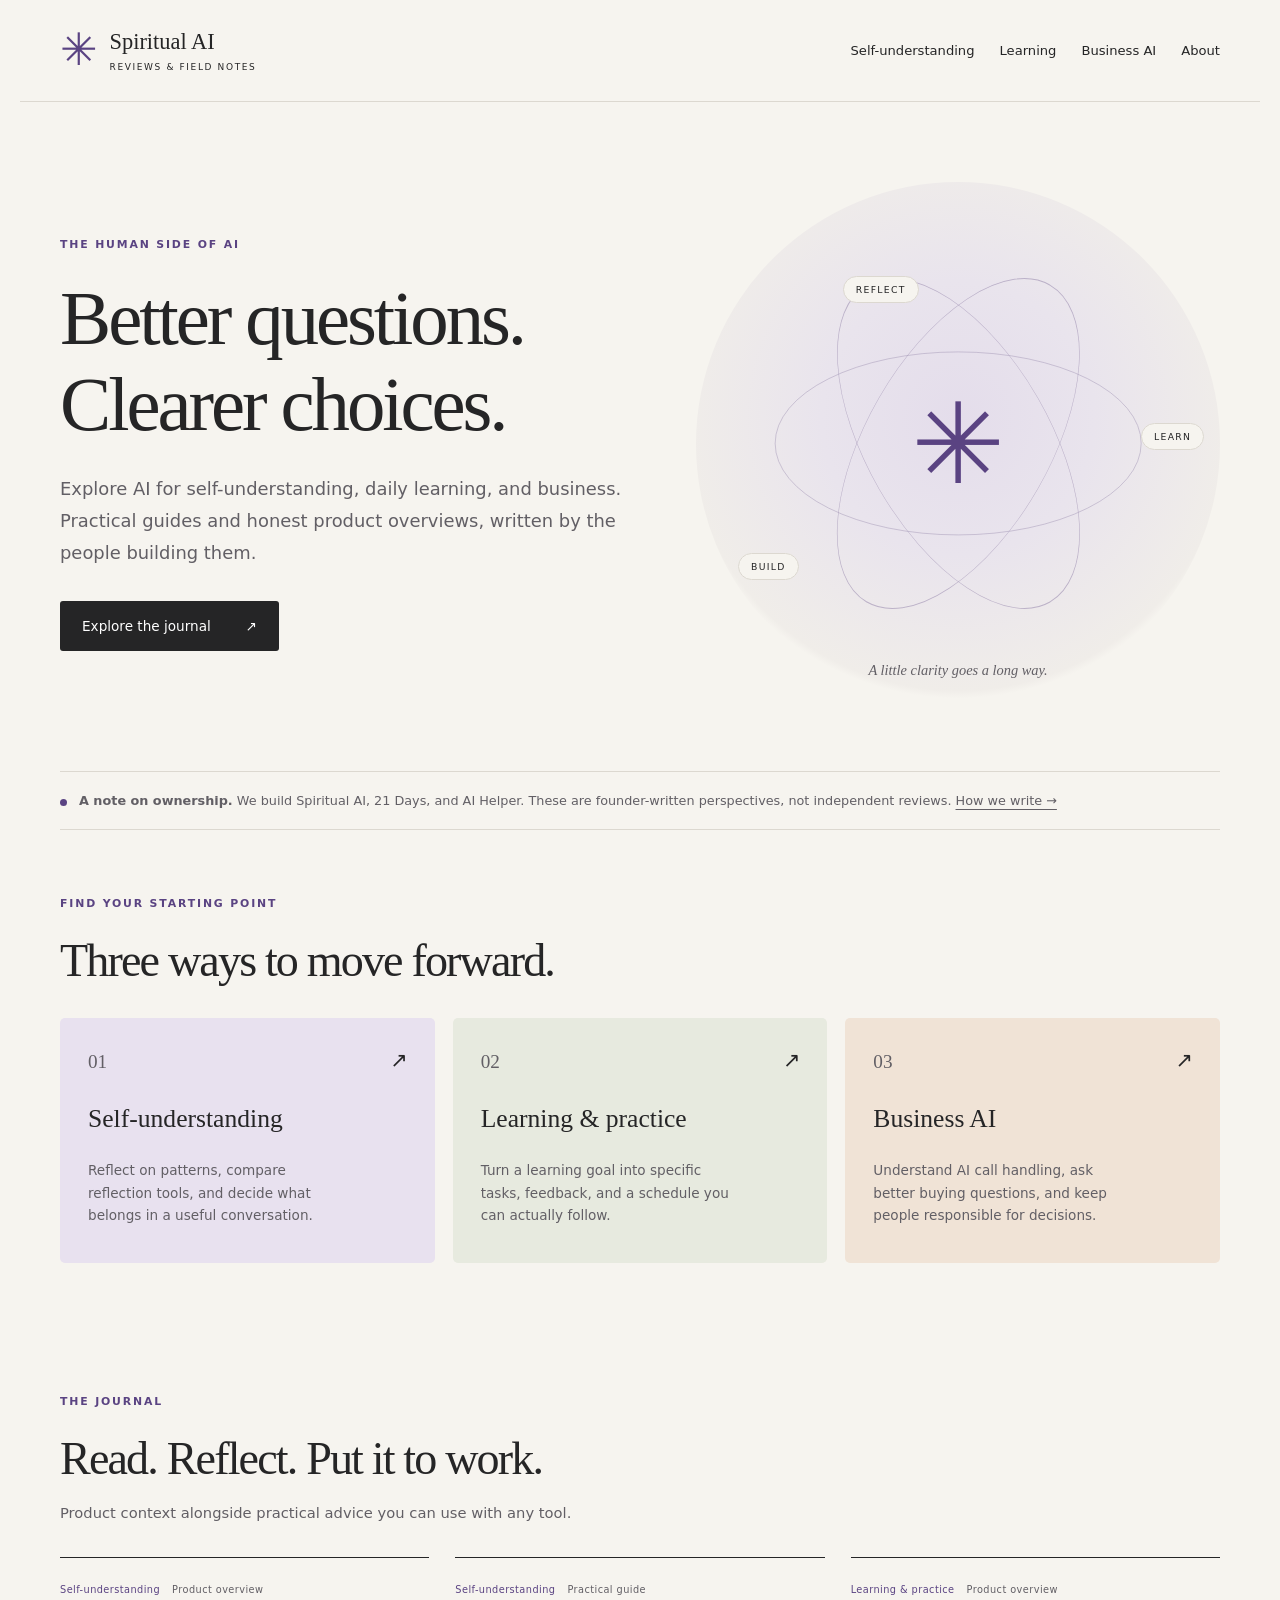
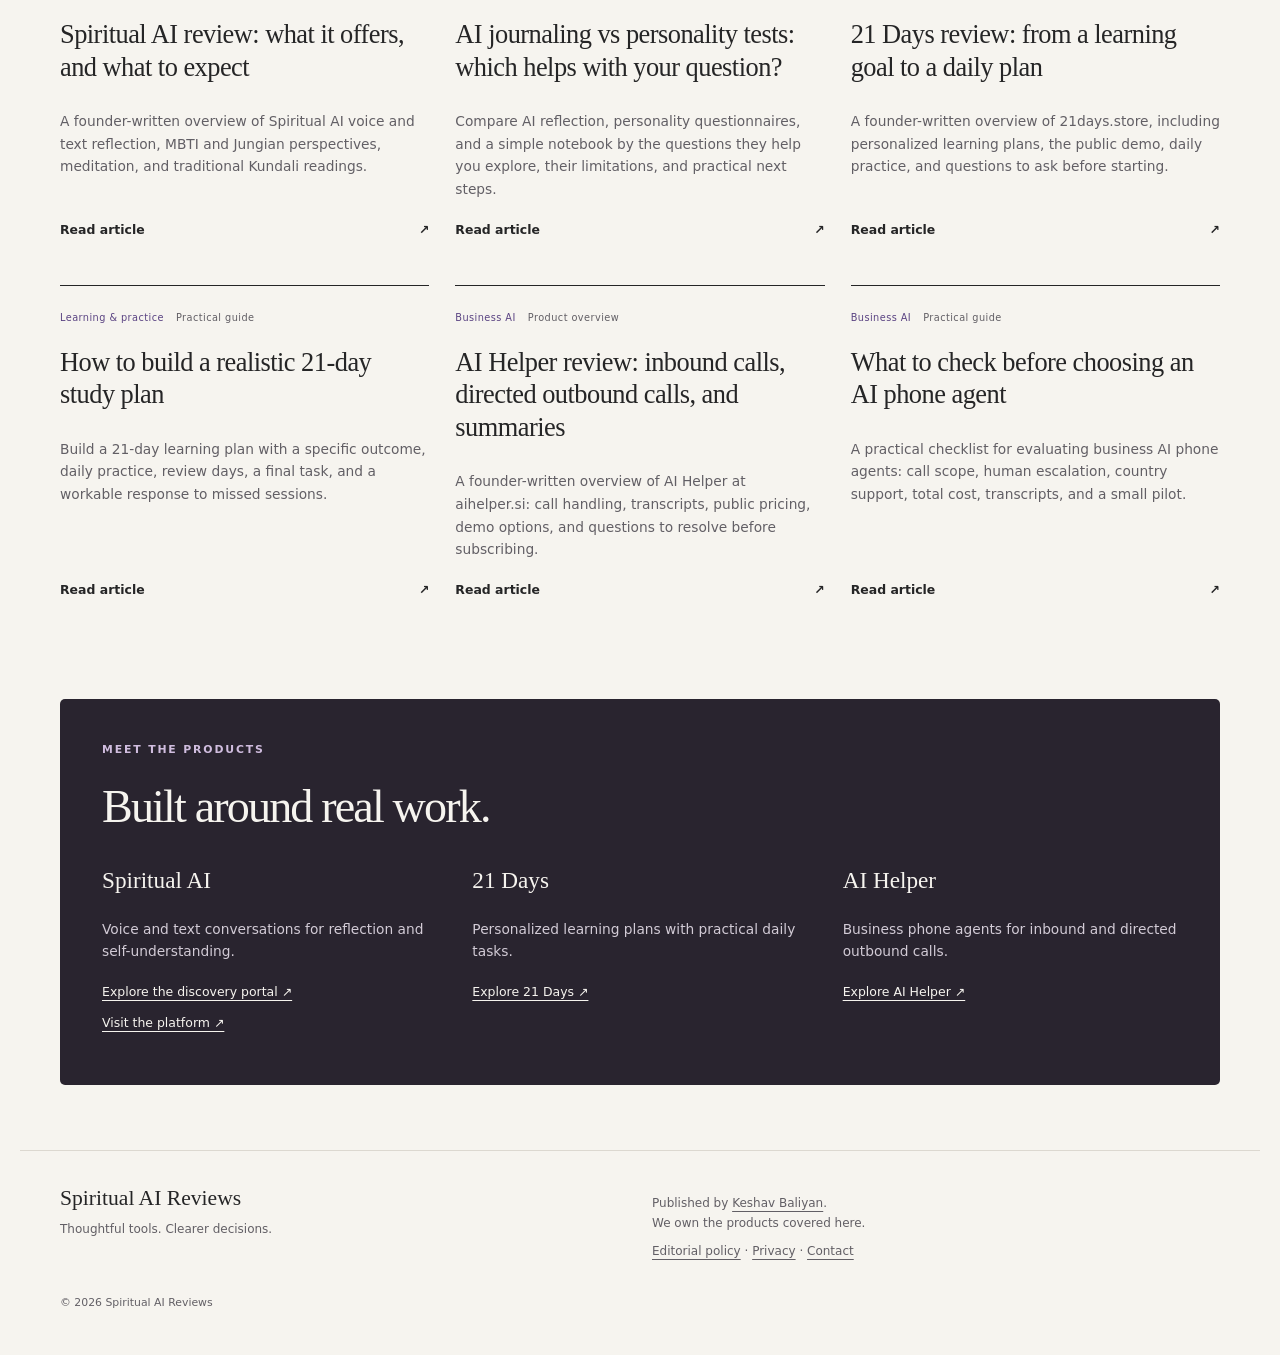
<file: index.html>
<!doctype html>
<html lang="en"><head><meta charset="utf-8"><meta name="viewport" content="width=device-width, initial-scale=1">
<title>AI tools, practical guides &amp; founder-written reviews | Spiritual AI Reviews</title><meta name="description" content="Explore Spiritual AI, 21 Days, and AI Helper through transparent product overviews and practical guides to self-understanding, learning, and business AI.">
<link rel="canonical" href="https://spirirtualaireviews.store/"><meta property="og:type" content="website">
<meta property="og:title" content="AI tools, practical guides &amp; founder-written reviews"><meta property="og:description" content="Explore Spiritual AI, 21 Days, and AI Helper through transparent product overviews and practical guides to self-understanding, learning, and business AI."><meta property="og:url" content="https://spirirtualaireviews.store/"><meta property="og:site_name" content="Spiritual AI Reviews">
<meta name="twitter:card" content="summary"><link rel="icon" href="/favicon.svg" type="image/svg+xml"><link rel="stylesheet" href="/style.css">
<script type="application/ld+json">[{"@context": "https://schema.org", "@type": "WebSite", "name": "Spiritual AI Reviews", "url": "https://spirirtualaireviews.store/"}]</script></head><body>
<a class="skip" href="#main">Skip to content</a>
<header class="header"><a class="brand" href="/" aria-label="Spiritual AI Reviews home"><span class="brand-icon" aria-hidden="true">✳</span><span>Spiritual AI<span class="brand-sub">REVIEWS & FIELD NOTES</span></span></a>
<nav aria-label="Main navigation"><a href="/topics/self-understanding/">Self-understanding</a><a href="/topics/learning/">Learning</a><a href="/topics/business-ai/">Business AI</a><a href="/about/">About</a></nav></header>
<main id="main"><section class="hero"><div><p class="eyebrow">THE HUMAN SIDE OF AI</p><h1>Better questions.<br>Clearer choices.</h1><p class="lead">Explore AI for self-understanding, daily learning, and business. Practical guides and honest product overviews, written by the people building them.</p><a class="button" href="#latest">Explore the journal <span aria-hidden="true">↗</span></a></div><div class="hero-art" aria-hidden="true"><span class="orbit orbit-one"></span><span class="orbit orbit-two"></span><span class="orbit orbit-three"></span><span class="art-center">✳</span><span class="art-label label-one">REFLECT</span><span class="art-label label-two">LEARN</span><span class="art-label label-three">BUILD</span><span class="art-caption">A little clarity goes a long way.</span></div></section>
<div class="disclosure"><span class="disclosure-dot" aria-hidden="true"></span><p><strong>A note on ownership.</strong> We build Spiritual AI, 21 Days, and AI Helper. These are founder-written perspectives, not independent reviews. <a href="/editorial-policy/">How we write →</a></p></div>
<section class="section"><div class="section-heading"><p class="eyebrow">FIND YOUR STARTING POINT</p><h2>Three ways to move forward.</h2></div><div class="topics"><a class="topic topic-1" href="/topics/self-understanding/"><span class="topic-number">01</span><h3>Self-understanding</h3><p>Reflect on patterns, compare reflection tools, and decide what belongs in a useful conversation.</p><span class="topic-arrow" aria-hidden="true">↗</span></a><a class="topic topic-2" href="/topics/learning/"><span class="topic-number">02</span><h3>Learning & practice</h3><p>Turn a learning goal into specific tasks, feedback, and a schedule you can actually follow.</p><span class="topic-arrow" aria-hidden="true">↗</span></a><a class="topic topic-3" href="/topics/business-ai/"><span class="topic-number">03</span><h3>Business AI</h3><p>Understand AI call handling, ask better buying questions, and keep people responsible for decisions.</p><span class="topic-arrow" aria-hidden="true">↗</span></a></div></section><section class="section" id="latest"><div class="section-heading"><p class="eyebrow">THE JOURNAL</p><h2>Read. Reflect. Put it to work.</h2><p>Product context alongside practical advice you can use with any tool.</p></div><div class="cards"><article class="card"><div class="card-meta"><span>Self-understanding</span><span>Product overview</span></div><h3><a href="/articles/spiritual-ai-review/">Spiritual AI review: what it offers, and what to expect</a></h3><p>A founder-written overview of Spiritual AI voice and text reflection, MBTI and Jungian perspectives, meditation, and traditional Kundali readings.</p><a class="read-link" href="/articles/spiritual-ai-review/">Read article <span aria-hidden="true">↗</span><span class="sr-only">: Spiritual AI review: what it offers, and what to expect</span></a></article><article class="card"><div class="card-meta"><span>Self-understanding</span><span>Practical guide</span></div><h3><a href="/articles/ai-journaling-vs-personality-tests/">AI journaling vs personality tests: which helps with your question?</a></h3><p>Compare AI reflection, personality questionnaires, and a simple notebook by the questions they help you explore, their limitations, and practical next steps.</p><a class="read-link" href="/articles/ai-journaling-vs-personality-tests/">Read article <span aria-hidden="true">↗</span><span class="sr-only">: AI journaling vs personality tests: which helps with your question?</span></a></article><article class="card"><div class="card-meta"><span>Learning & practice</span><span>Product overview</span></div><h3><a href="/articles/21-days-review/">21 Days review: from a learning goal to a daily plan</a></h3><p>A founder-written overview of 21days.store, including personalized learning plans, the public demo, daily practice, and questions to ask before starting.</p><a class="read-link" href="/articles/21-days-review/">Read article <span aria-hidden="true">↗</span><span class="sr-only">: 21 Days review: from a learning goal to a daily plan</span></a></article><article class="card"><div class="card-meta"><span>Learning & practice</span><span>Practical guide</span></div><h3><a href="/articles/21-day-study-plan/">How to build a realistic 21-day study plan</a></h3><p>Build a 21-day learning plan with a specific outcome, daily practice, review days, a final task, and a workable response to missed sessions.</p><a class="read-link" href="/articles/21-day-study-plan/">Read article <span aria-hidden="true">↗</span><span class="sr-only">: How to build a realistic 21-day study plan</span></a></article><article class="card"><div class="card-meta"><span>Business AI</span><span>Product overview</span></div><h3><a href="/articles/ai-helper-review/">AI Helper review: inbound calls, directed outbound calls, and summaries</a></h3><p>A founder-written overview of AI Helper at aihelper.si: call handling, transcripts, public pricing, demo options, and questions to resolve before subscribing.</p><a class="read-link" href="/articles/ai-helper-review/">Read article <span aria-hidden="true">↗</span><span class="sr-only">: AI Helper review: inbound calls, directed outbound calls, and summaries</span></a></article><article class="card"><div class="card-meta"><span>Business AI</span><span>Practical guide</span></div><h3><a href="/articles/choosing-ai-phone-agent/">What to check before choosing an AI phone agent</a></h3><p>A practical checklist for evaluating business AI phone agents: call scope, human escalation, country support, total cost, transcripts, and a small pilot.</p><a class="read-link" href="/articles/choosing-ai-phone-agent/">Read article <span aria-hidden="true">↗</span><span class="sr-only">: What to check before choosing an AI phone agent</span></a></article></div></section><section class="ecosystem"><p class="eyebrow">MEET THE PRODUCTS</p><h2>Built around real work.</h2><div class="product-grid"><div><h3>Spiritual AI</h3><p>Voice and text conversations for reflection and self-understanding.</p><a href="https://spiritualai.xyz/">Explore the discovery portal ↗</a><a href="https://spiritualai.store/">Visit the platform ↗</a></div><div><h3>21 Days</h3><p>Personalized learning plans with practical daily tasks.</p><a href="https://21days.store/">Explore 21 Days ↗</a></div><div><h3>AI Helper</h3><p>Business phone agents for inbound and directed outbound calls.</p><a href="https://aihelper.si/">Explore AI Helper ↗</a></div></div></section></main>
<footer><div><a class="footer-brand" href="/">Spiritual AI Reviews</a><p>Thoughtful tools. Clearer decisions.</p></div><div><p>Published by <a href="https://keshavbruh.in/">Keshav Baliyan</a>.<br>We own the products covered here.</p><a href="/editorial-policy/">Editorial policy</a> · <a href="/privacy/">Privacy</a> · <a href="/about/">Contact</a></div><p class="copyright">© 2026 Spiritual AI Reviews</p></footer>
</body></html>
</file>
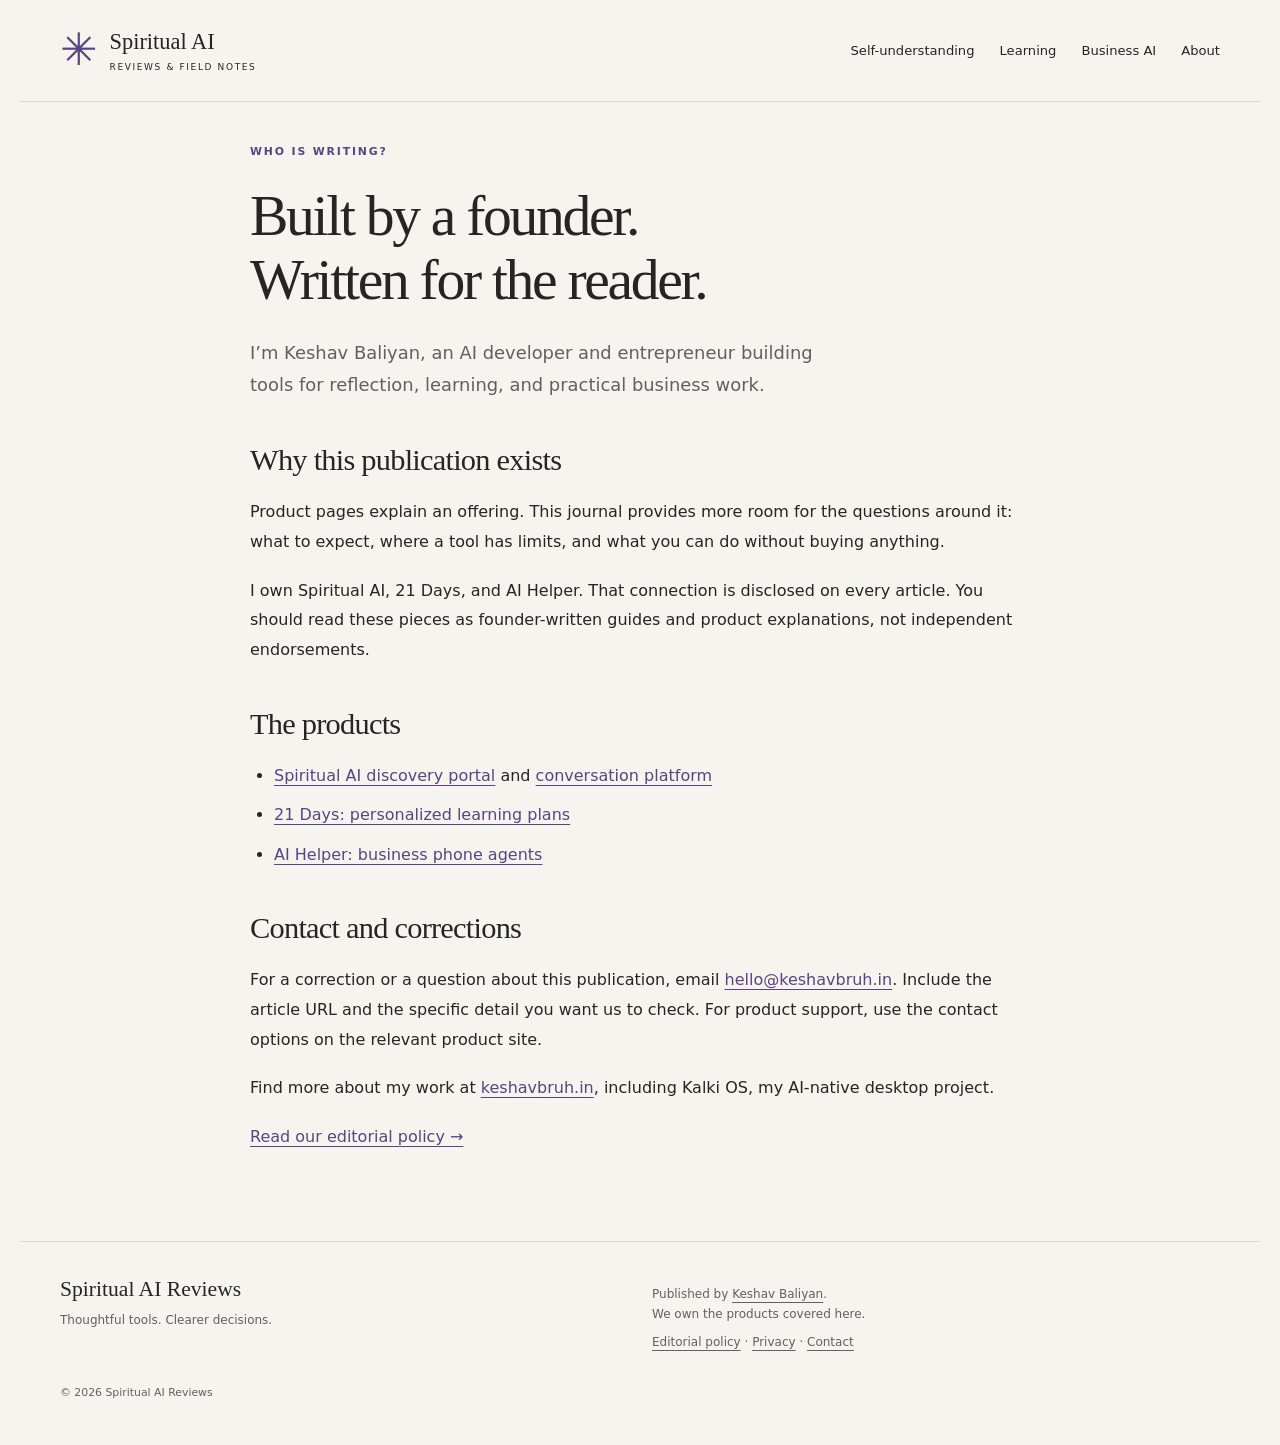
<file: about/index.html>
<!doctype html>
<html lang="en"><head><meta charset="utf-8"><meta name="viewport" content="width=device-width, initial-scale=1">
<title>About the publication | Spiritual AI Reviews</title><meta name="description" content="Meet Keshav Baliyan, the founder behind Spiritual AI Reviews, Spiritual AI, 21 Days, and AI Helper.">
<link rel="canonical" href="https://spirirtualaireviews.store/about/"><meta property="og:type" content="website">
<meta property="og:title" content="About the publication"><meta property="og:description" content="Meet Keshav Baliyan, the founder behind Spiritual AI Reviews, Spiritual AI, 21 Days, and AI Helper."><meta property="og:url" content="https://spirirtualaireviews.store/about/"><meta property="og:site_name" content="Spiritual AI Reviews">
<meta name="twitter:card" content="summary"><link rel="icon" href="/favicon.svg" type="image/svg+xml"><link rel="stylesheet" href="/style.css">
<script type="application/ld+json">[{"@context": "https://schema.org", "@type": "WebSite", "name": "Spiritual AI Reviews", "url": "https://spirirtualaireviews.store/"}]</script></head><body>
<a class="skip" href="#main">Skip to content</a>
<header class="header"><a class="brand" href="/" aria-label="Spiritual AI Reviews home"><span class="brand-icon" aria-hidden="true">✳</span><span>Spiritual AI<span class="brand-sub">REVIEWS & FIELD NOTES</span></span></a>
<nav aria-label="Main navigation"><a href="/topics/self-understanding/">Self-understanding</a><a href="/topics/learning/">Learning</a><a href="/topics/business-ai/">Business AI</a><a href="/about/">About</a></nav></header>
<main id="main"><article class="article info article-body"><p class="eyebrow">WHO IS WRITING?</p><h1>Built by a founder.<br>Written for the reader.</h1><p class="lead">I’m Keshav Baliyan, an AI developer and entrepreneur building tools for reflection, learning, and practical business work.</p><h2>Why this publication exists</h2><p>Product pages explain an offering. This journal provides more room for the questions around it: what to expect, where a tool has limits, and what you can do without buying anything.</p><p>I own Spiritual AI, 21 Days, and AI Helper. That connection is disclosed on every article. You should read these pieces as founder-written guides and product explanations, not independent endorsements.</p><h2>The products</h2><ul><li><a href="https://spiritualai.xyz/">Spiritual AI discovery portal</a> and <a href="https://spiritualai.store/">conversation platform</a></li><li><a href="https://21days.store/">21 Days: personalized learning plans</a></li><li><a href="https://aihelper.si/">AI Helper: business phone agents</a></li></ul><h2>Contact and corrections</h2><p>For a correction or a question about this publication, email <a href="mailto:hello@keshavbruh.in">hello@keshavbruh.in</a>. Include the article URL and the specific detail you want us to check. For product support, use the contact options on the relevant product site.</p><p>Find more about my work at <a href="https://keshavbruh.in/">keshavbruh.in</a>, including Kalki OS, my AI-native desktop project.</p><p><a href="/editorial-policy/">Read our editorial policy →</a></p></article></main>
<footer><div><a class="footer-brand" href="/">Spiritual AI Reviews</a><p>Thoughtful tools. Clearer decisions.</p></div><div><p>Published by <a href="https://keshavbruh.in/">Keshav Baliyan</a>.<br>We own the products covered here.</p><a href="/editorial-policy/">Editorial policy</a> · <a href="/privacy/">Privacy</a> · <a href="/about/">Contact</a></div><p class="copyright">© 2026 Spiritual AI Reviews</p></footer>
</body></html>
</file>
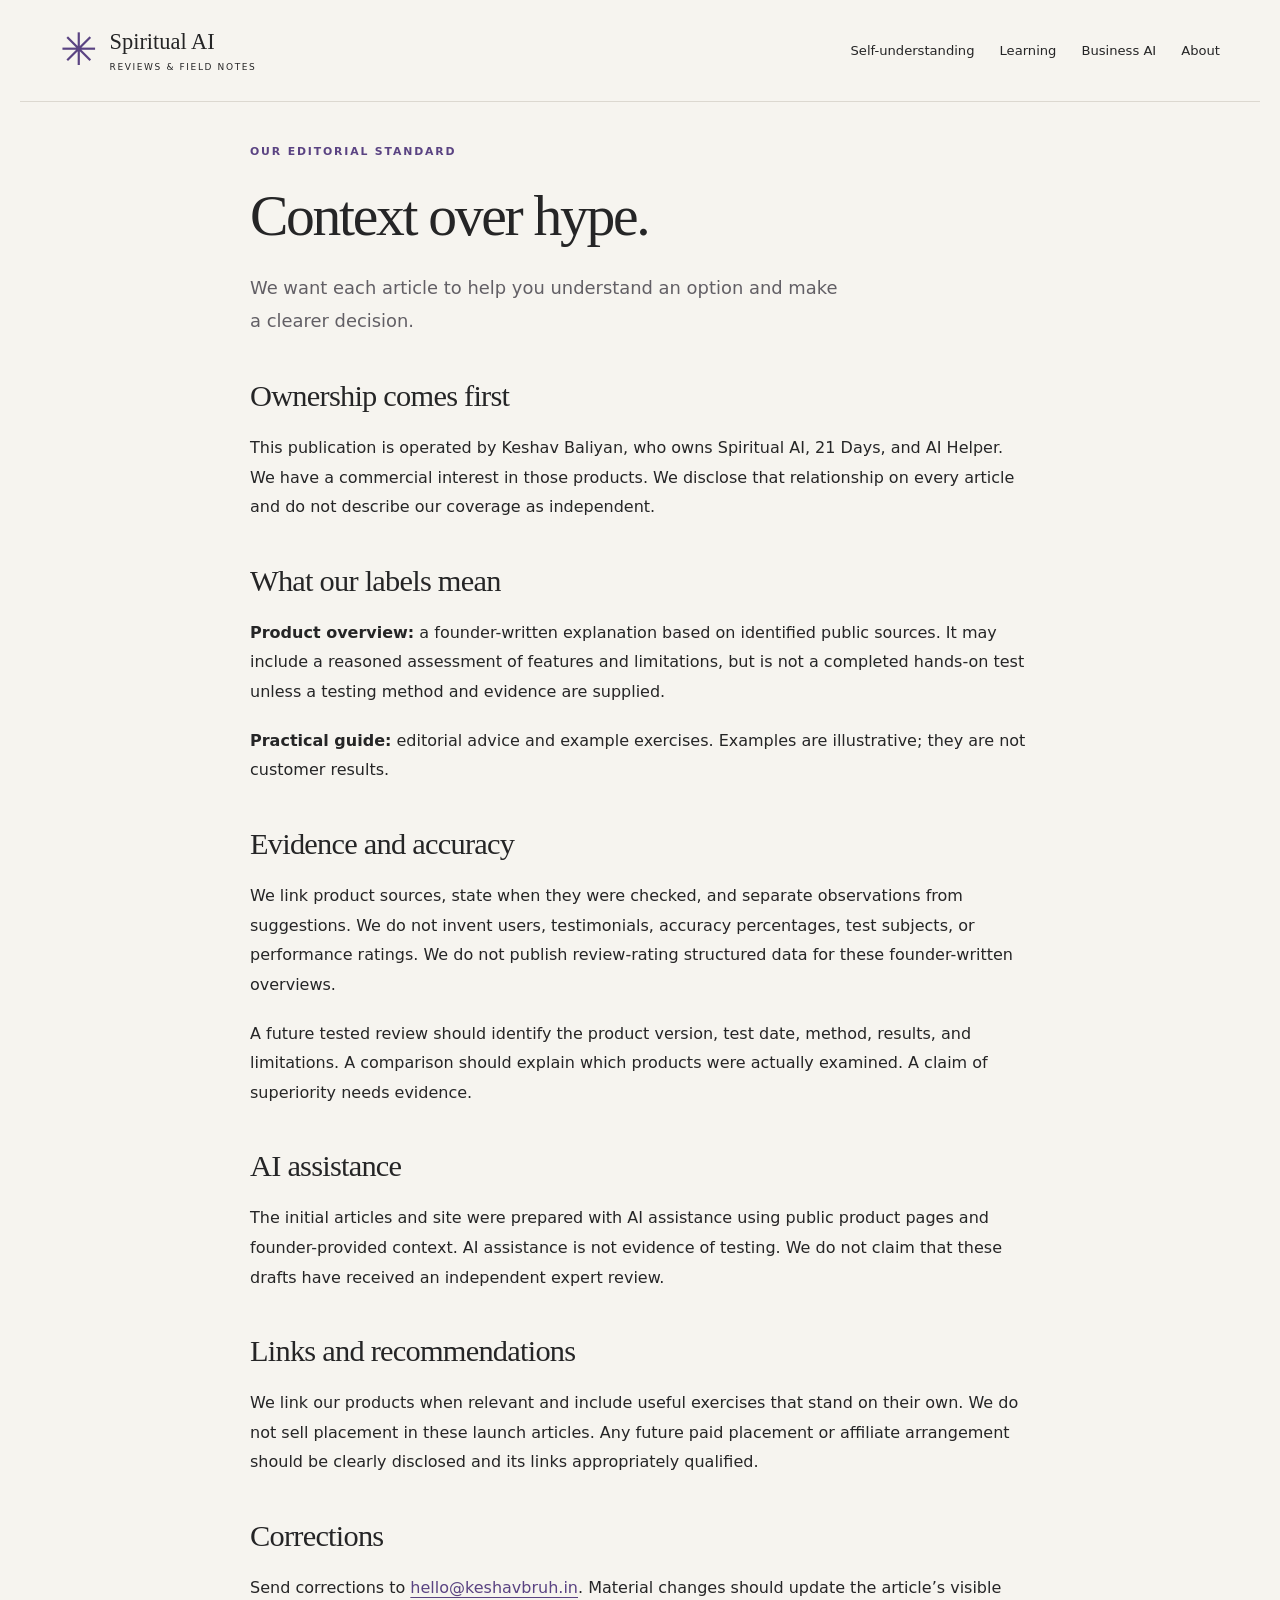
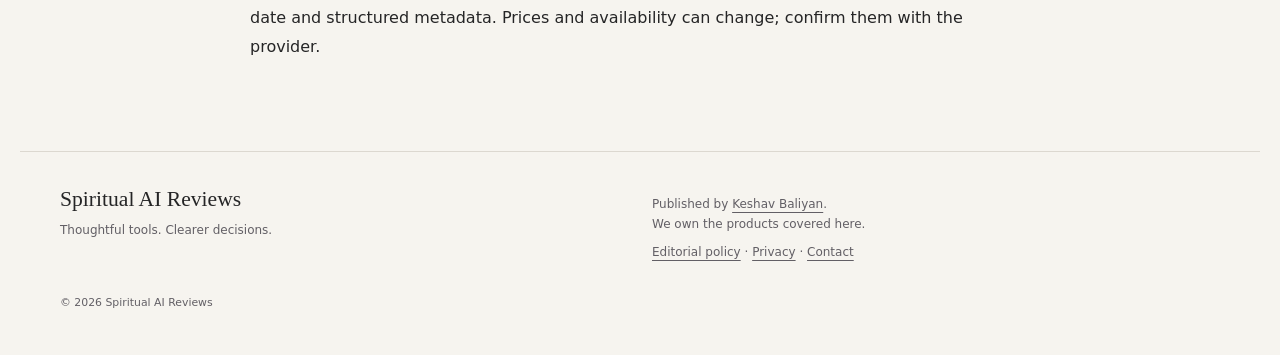
<file: editorial-policy/index.html>
<!doctype html>
<html lang="en"><head><meta charset="utf-8"><meta name="viewport" content="width=device-width, initial-scale=1">
<title>Editorial policy &amp; ownership disclosure | Spiritual AI Reviews</title><meta name="description" content="How Spiritual AI Reviews handles ownership, sources, corrections, product descriptions, and evidence for reviews.">
<link rel="canonical" href="https://spirirtualaireviews.store/editorial-policy/"><meta property="og:type" content="website">
<meta property="og:title" content="Editorial policy &amp; ownership disclosure"><meta property="og:description" content="How Spiritual AI Reviews handles ownership, sources, corrections, product descriptions, and evidence for reviews."><meta property="og:url" content="https://spirirtualaireviews.store/editorial-policy/"><meta property="og:site_name" content="Spiritual AI Reviews">
<meta name="twitter:card" content="summary"><link rel="icon" href="/favicon.svg" type="image/svg+xml"><link rel="stylesheet" href="/style.css">
<script type="application/ld+json">[{"@context": "https://schema.org", "@type": "WebSite", "name": "Spiritual AI Reviews", "url": "https://spirirtualaireviews.store/"}]</script></head><body>
<a class="skip" href="#main">Skip to content</a>
<header class="header"><a class="brand" href="/" aria-label="Spiritual AI Reviews home"><span class="brand-icon" aria-hidden="true">✳</span><span>Spiritual AI<span class="brand-sub">REVIEWS & FIELD NOTES</span></span></a>
<nav aria-label="Main navigation"><a href="/topics/self-understanding/">Self-understanding</a><a href="/topics/learning/">Learning</a><a href="/topics/business-ai/">Business AI</a><a href="/about/">About</a></nav></header>
<main id="main"><article class="article info article-body"><p class="eyebrow">OUR EDITORIAL STANDARD</p><h1>Context over hype.</h1><p class="lead">We want each article to help you understand an option and make a clearer decision.</p><h2>Ownership comes first</h2><p>This publication is operated by Keshav Baliyan, who owns Spiritual AI, 21 Days, and AI Helper. We have a commercial interest in those products. We disclose that relationship on every article and do not describe our coverage as independent.</p><h2>What our labels mean</h2><p><strong>Product overview:</strong> a founder-written explanation based on identified public sources. It may include a reasoned assessment of features and limitations, but is not a completed hands-on test unless a testing method and evidence are supplied.</p><p><strong>Practical guide:</strong> editorial advice and example exercises. Examples are illustrative; they are not customer results.</p><h2>Evidence and accuracy</h2><p>We link product sources, state when they were checked, and separate observations from suggestions. We do not invent users, testimonials, accuracy percentages, test subjects, or performance ratings. We do not publish review-rating structured data for these founder-written overviews.</p><p>A future tested review should identify the product version, test date, method, results, and limitations. A comparison should explain which products were actually examined. A claim of superiority needs evidence.</p><h2>AI assistance</h2><p>The initial articles and site were prepared with AI assistance using public product pages and founder-provided context. AI assistance is not evidence of testing. We do not claim that these drafts have received an independent expert review.</p><h2>Links and recommendations</h2><p>We link our products when relevant and include useful exercises that stand on their own. We do not sell placement in these launch articles. Any future paid placement or affiliate arrangement should be clearly disclosed and its links appropriately qualified.</p><h2>Corrections</h2><p>Send corrections to <a href="mailto:hello@keshavbruh.in">hello@keshavbruh.in</a>. Material changes should update the article’s visible date and structured metadata. Prices and availability can change; confirm them with the provider.</p></article></main>
<footer><div><a class="footer-brand" href="/">Spiritual AI Reviews</a><p>Thoughtful tools. Clearer decisions.</p></div><div><p>Published by <a href="https://keshavbruh.in/">Keshav Baliyan</a>.<br>We own the products covered here.</p><a href="/editorial-policy/">Editorial policy</a> · <a href="/privacy/">Privacy</a> · <a href="/about/">Contact</a></div><p class="copyright">© 2026 Spiritual AI Reviews</p></footer>
</body></html>
</file>
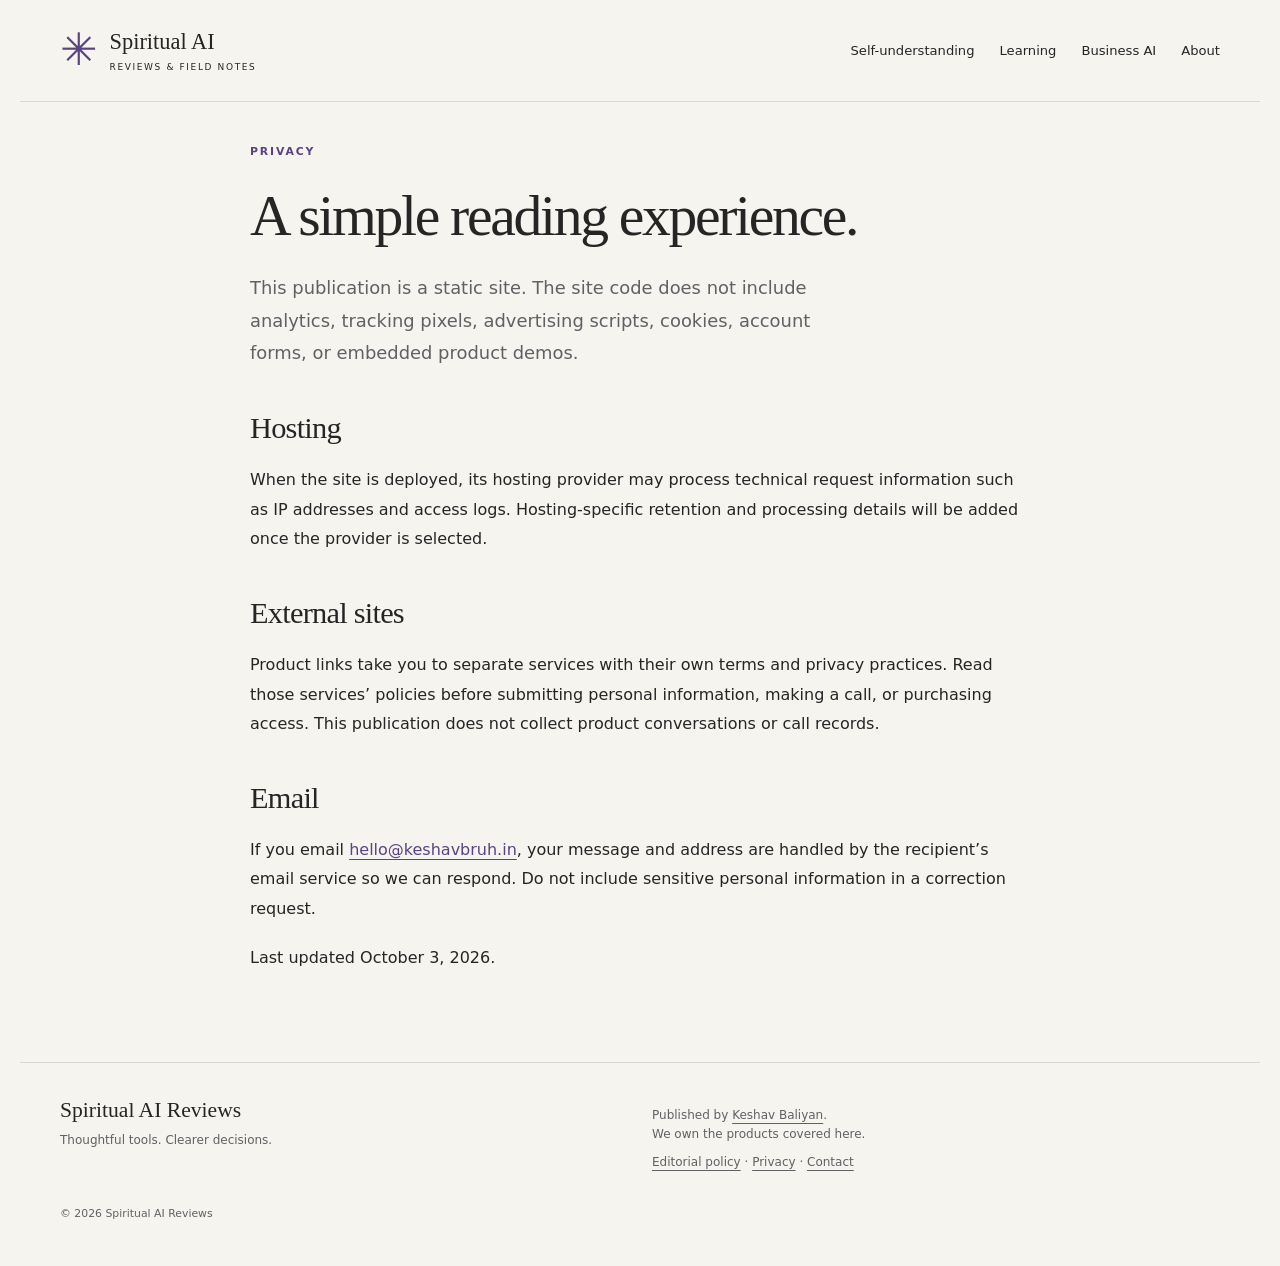
<file: privacy/index.html>
<!doctype html>
<html lang="en"><head><meta charset="utf-8"><meta name="viewport" content="width=device-width, initial-scale=1">
<title>Publication privacy | Spiritual AI Reviews</title><meta name="description" content="Privacy information for the static Spiritual AI Reviews publication and links to separately operated product services.">
<link rel="canonical" href="https://spirirtualaireviews.store/privacy/"><meta property="og:type" content="website">
<meta property="og:title" content="Publication privacy"><meta property="og:description" content="Privacy information for the static Spiritual AI Reviews publication and links to separately operated product services."><meta property="og:url" content="https://spirirtualaireviews.store/privacy/"><meta property="og:site_name" content="Spiritual AI Reviews">
<meta name="twitter:card" content="summary"><link rel="icon" href="/favicon.svg" type="image/svg+xml"><link rel="stylesheet" href="/style.css">
<script type="application/ld+json">[{"@context": "https://schema.org", "@type": "WebSite", "name": "Spiritual AI Reviews", "url": "https://spirirtualaireviews.store/"}]</script></head><body>
<a class="skip" href="#main">Skip to content</a>
<header class="header"><a class="brand" href="/" aria-label="Spiritual AI Reviews home"><span class="brand-icon" aria-hidden="true">✳</span><span>Spiritual AI<span class="brand-sub">REVIEWS & FIELD NOTES</span></span></a>
<nav aria-label="Main navigation"><a href="/topics/self-understanding/">Self-understanding</a><a href="/topics/learning/">Learning</a><a href="/topics/business-ai/">Business AI</a><a href="/about/">About</a></nav></header>
<main id="main"><article class="article info article-body"><p class="eyebrow">PRIVACY</p><h1>A simple reading experience.</h1><p class="lead">This publication is a static site. The site code does not include analytics, tracking pixels, advertising scripts, cookies, account forms, or embedded product demos.</p><h2>Hosting</h2><p>When the site is deployed, its hosting provider may process technical request information such as IP addresses and access logs. Hosting-specific retention and processing details will be added once the provider is selected.</p><h2>External sites</h2><p>Product links take you to separate services with their own terms and privacy practices. Read those services’ policies before submitting personal information, making a call, or purchasing access. This publication does not collect product conversations or call records.</p><h2>Email</h2><p>If you email <a href="mailto:hello@keshavbruh.in">hello@keshavbruh.in</a>, your message and address are handled by the recipient’s email service so we can respond. Do not include sensitive personal information in a correction request.</p><p>Last updated October 3, 2026.</p></article></main>
<footer><div><a class="footer-brand" href="/">Spiritual AI Reviews</a><p>Thoughtful tools. Clearer decisions.</p></div><div><p>Published by <a href="https://keshavbruh.in/">Keshav Baliyan</a>.<br>We own the products covered here.</p><a href="/editorial-policy/">Editorial policy</a> · <a href="/privacy/">Privacy</a> · <a href="/about/">Contact</a></div><p class="copyright">© 2026 Spiritual AI Reviews</p></footer>
</body></html>
</file>
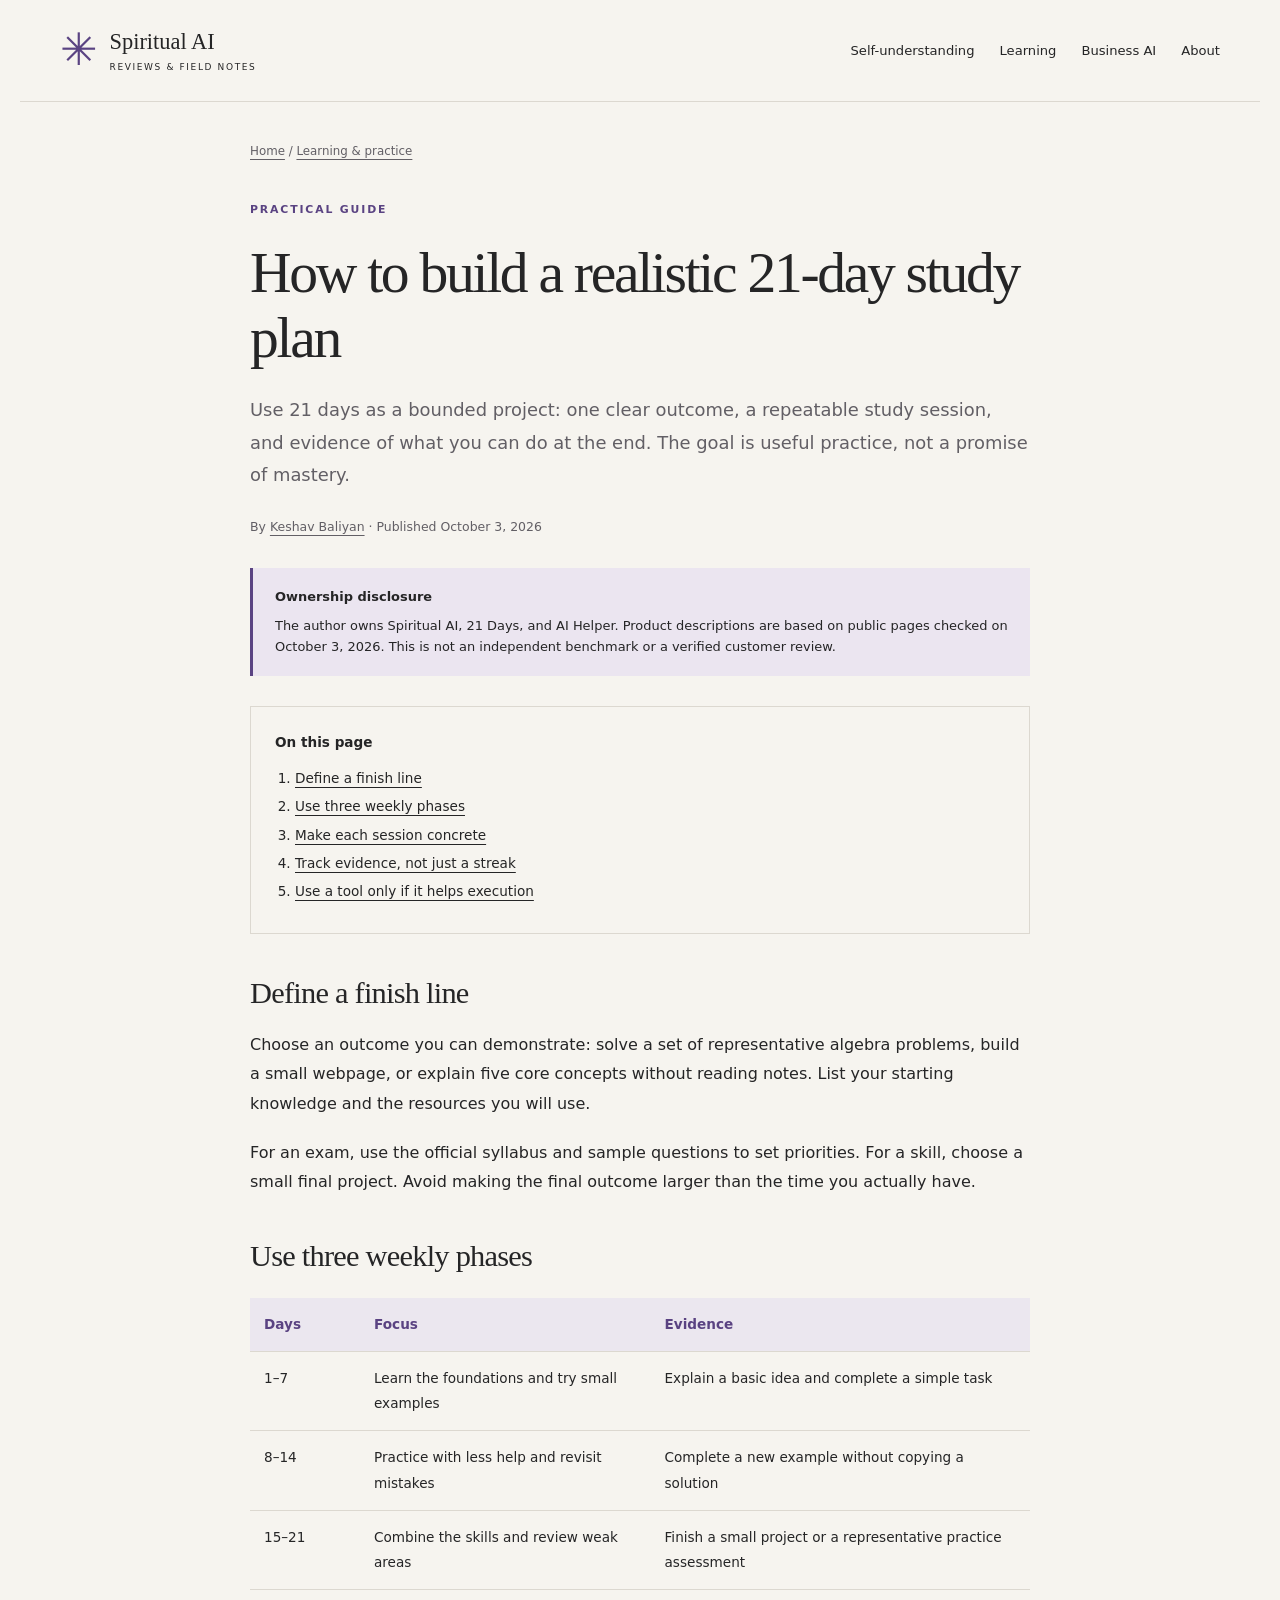
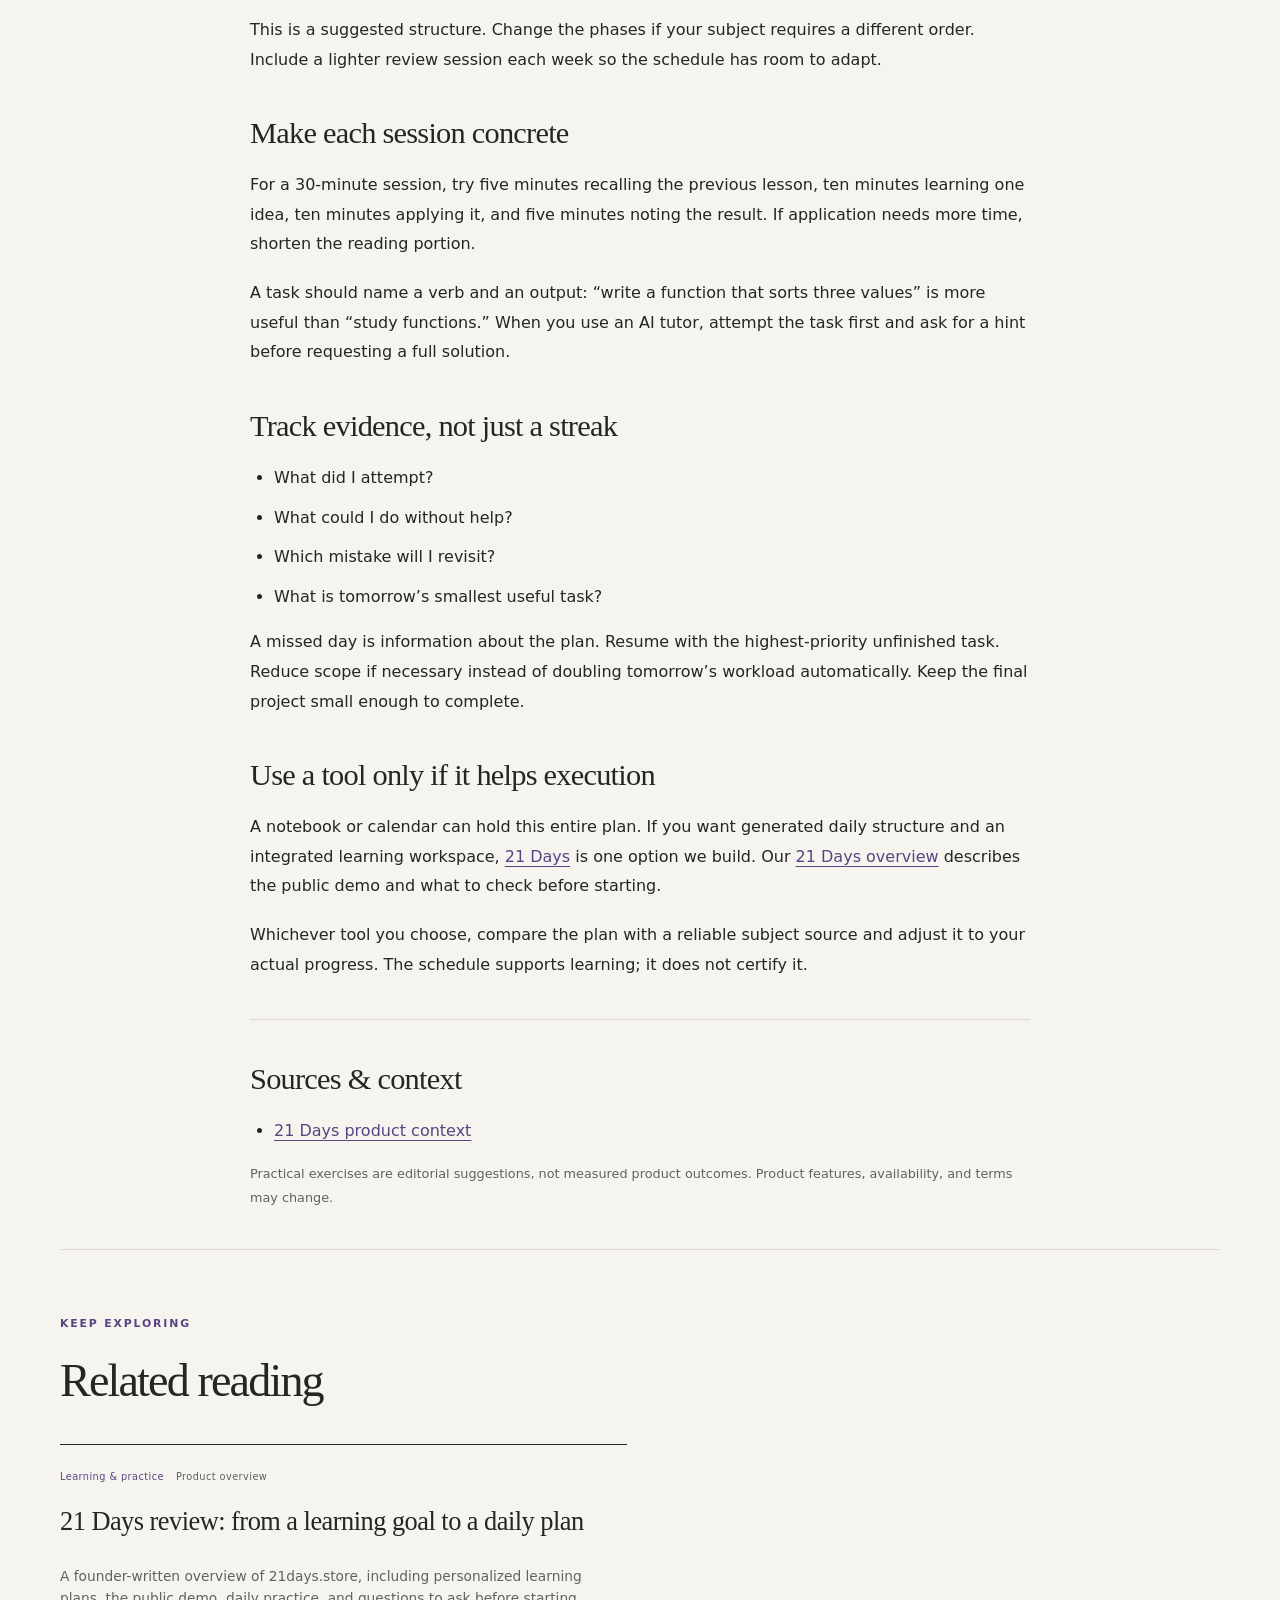
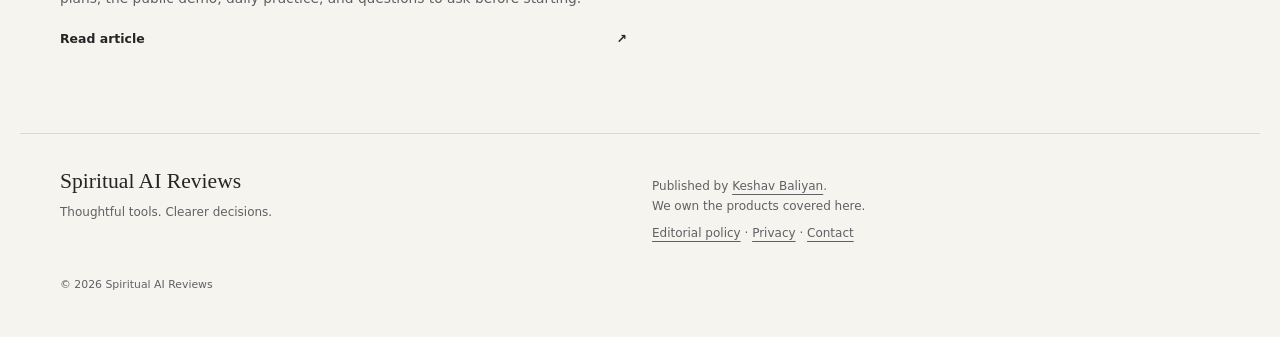
<file: articles/21-day-study-plan/index.html>
<!doctype html>
<html lang="en"><head><meta charset="utf-8"><meta name="viewport" content="width=device-width, initial-scale=1">
<title>How to build a realistic 21-day study plan | Spiritual AI Reviews</title><meta name="description" content="Build a 21-day learning plan with a specific outcome, daily practice, review days, a final task, and a workable response to missed sessions.">
<link rel="canonical" href="https://spirirtualaireviews.store/articles/21-day-study-plan/"><meta property="og:type" content="article">
<meta property="og:title" content="How to build a realistic 21-day study plan"><meta property="og:description" content="Build a 21-day learning plan with a specific outcome, daily practice, review days, a final task, and a workable response to missed sessions."><meta property="og:url" content="https://spirirtualaireviews.store/articles/21-day-study-plan/"><meta property="og:site_name" content="Spiritual AI Reviews">
<meta name="twitter:card" content="summary"><link rel="icon" href="/favicon.svg" type="image/svg+xml"><link rel="stylesheet" href="/style.css">
<script type="application/ld+json">[{"@context": "https://schema.org", "@type": "WebSite", "name": "Spiritual AI Reviews", "url": "https://spirirtualaireviews.store/"}, {"@context": "https://schema.org", "@type": "BlogPosting", "headline": "How to build a realistic 21-day study plan", "description": "Build a 21-day learning plan with a specific outcome, daily practice, review days, a final task, and a workable response to missed sessions.", "datePublished": "2026-10-03", "dateModified": "2026-10-03", "mainEntityOfPage": "https://spirirtualaireviews.store/articles/21-day-study-plan/", "url": "https://spirirtualaireviews.store/articles/21-day-study-plan/", "author": {"@type": "Person", "name": "Keshav Baliyan", "url": "https://spirirtualaireviews.store/about/", "sameAs": ["https://keshavbruh.in/"]}, "publisher": {"@type": "Organization", "name": "Spiritual AI Reviews", "url": "https://spirirtualaireviews.store/"}, "articleSection": "Learning & practice", "inLanguage": "en"}, {"@context": "https://schema.org", "@type": "BreadcrumbList", "itemListElement": [{"@type": "ListItem", "position": 1, "name": "Home", "item": "https://spirirtualaireviews.store/"}, {"@type": "ListItem", "position": 2, "name": "Learning & practice", "item": "https://spirirtualaireviews.store/topics/learning/"}, {"@type": "ListItem", "position": 3, "name": "How to build a realistic 21-day study plan", "item": "https://spirirtualaireviews.store/articles/21-day-study-plan/"}]}]</script></head><body>
<a class="skip" href="#main">Skip to content</a>
<header class="header"><a class="brand" href="/" aria-label="Spiritual AI Reviews home"><span class="brand-icon" aria-hidden="true">✳</span><span>Spiritual AI<span class="brand-sub">REVIEWS & FIELD NOTES</span></span></a>
<nav aria-label="Main navigation"><a href="/topics/self-understanding/">Self-understanding</a><a href="/topics/learning/">Learning</a><a href="/topics/business-ai/">Business AI</a><a href="/about/">About</a></nav></header>
<main id="main"><article class="article"><nav class="breadcrumbs" aria-label="Breadcrumb"><a href="/">Home</a> / <a href="/topics/learning/">Learning & practice</a></nav><header class="article-header"><p class="eyebrow">PRACTICAL GUIDE</p><h1>How to build a realistic 21-day study plan</h1><p class="lead">Use 21 days as a bounded project: one clear outcome, a repeatable study session, and evidence of what you can do at the end. The goal is useful practice, not a promise of mastery.</p><p class="byline">By <a href="/about/">Keshav Baliyan</a> · Published <time datetime="2026-10-03">October 3, 2026</time></p></header><aside class="article-disclosure"><strong>Ownership disclosure</strong><p>The author owns Spiritual AI, 21 Days, and AI Helper. Product descriptions are based on public pages checked on October 3, 2026. This is not an independent benchmark or a verified customer review.</p></aside><nav class="toc" aria-label="On this page"><strong>On this page</strong><ol><li><a href="#section-1">Define a finish line</a></li><li><a href="#section-2">Use three weekly phases</a></li><li><a href="#section-3">Make each session concrete</a></li><li><a href="#section-4">Track evidence, not just a streak</a></li><li><a href="#section-5">Use a tool only if it helps execution</a></li></ol></nav><div class="article-body"><section id="section-1"><h2>Define a finish line</h2><p>Choose an outcome you can demonstrate: solve a set of representative algebra problems, build a small webpage, or explain five core concepts without reading notes. List your starting knowledge and the resources you will use.</p><p>For an exam, use the official syllabus and sample questions to set priorities. For a skill, choose a small final project. Avoid making the final outcome larger than the time you actually have.</p></section><section id="section-2"><h2>Use three weekly phases</h2><div class="table-scroll"><table><thead><tr><th>Days</th><th>Focus</th><th>Evidence</th></tr></thead><tbody><tr><td>1–7</td><td>Learn the foundations and try small examples</td><td>Explain a basic idea and complete a simple task</td></tr><tr><td>8–14</td><td>Practice with less help and revisit mistakes</td><td>Complete a new example without copying a solution</td></tr><tr><td>15–21</td><td>Combine the skills and review weak areas</td><td>Finish a small project or a representative practice assessment</td></tr></tbody></table></div><p>This is a suggested structure. Change the phases if your subject requires a different order. Include a lighter review session each week so the schedule has room to adapt.</p></section><section id="section-3"><h2>Make each session concrete</h2><p>For a 30-minute session, try five minutes recalling the previous lesson, ten minutes learning one idea, ten minutes applying it, and five minutes noting the result. If application needs more time, shorten the reading portion.</p><p>A task should name a verb and an output: “write a function that sorts three values” is more useful than “study functions.” When you use an AI tutor, attempt the task first and ask for a hint before requesting a full solution.</p></section><section id="section-4"><h2>Track evidence, not just a streak</h2><ul><li>What did I attempt?</li><li>What could I do without help?</li><li>Which mistake will I revisit?</li><li>What is tomorrow’s smallest useful task?</li></ul><p>A missed day is information about the plan. Resume with the highest-priority unfinished task. Reduce scope if necessary instead of doubling tomorrow’s workload automatically. Keep the final project small enough to complete.</p></section><section id="section-5"><h2>Use a tool only if it helps execution</h2><p>A notebook or calendar can hold this entire plan. If you want generated daily structure and an integrated learning workspace, <a href="https://21days.store/">21 Days</a> is one option we build. Our <a href="/articles/21-days-review/">21 Days overview</a> describes the public demo and what to check before starting.</p><p>Whichever tool you choose, compare the plan with a reliable subject source and adjust it to your actual progress. The schedule supports learning; it does not certify it.</p></section><section class="sources"><h2>Sources & context</h2><ul><li><a href="https://21days.store/">21 Days product context</a></li></ul><p>Practical exercises are editorial suggestions, not measured product outcomes. Product features, availability, and terms may change.</p></section></div></article><section class="section related"><p class="eyebrow">KEEP EXPLORING</p><h2>Related reading</h2><div class="cards"><article class="card"><div class="card-meta"><span>Learning & practice</span><span>Product overview</span></div><h3><a href="/articles/21-days-review/">21 Days review: from a learning goal to a daily plan</a></h3><p>A founder-written overview of 21days.store, including personalized learning plans, the public demo, daily practice, and questions to ask before starting.</p><a class="read-link" href="/articles/21-days-review/">Read article <span aria-hidden="true">↗</span><span class="sr-only">: 21 Days review: from a learning goal to a daily plan</span></a></article></div></section></main>
<footer><div><a class="footer-brand" href="/">Spiritual AI Reviews</a><p>Thoughtful tools. Clearer decisions.</p></div><div><p>Published by <a href="https://keshavbruh.in/">Keshav Baliyan</a>.<br>We own the products covered here.</p><a href="/editorial-policy/">Editorial policy</a> · <a href="/privacy/">Privacy</a> · <a href="/about/">Contact</a></div><p class="copyright">© 2026 Spiritual AI Reviews</p></footer>
</body></html>
</file>
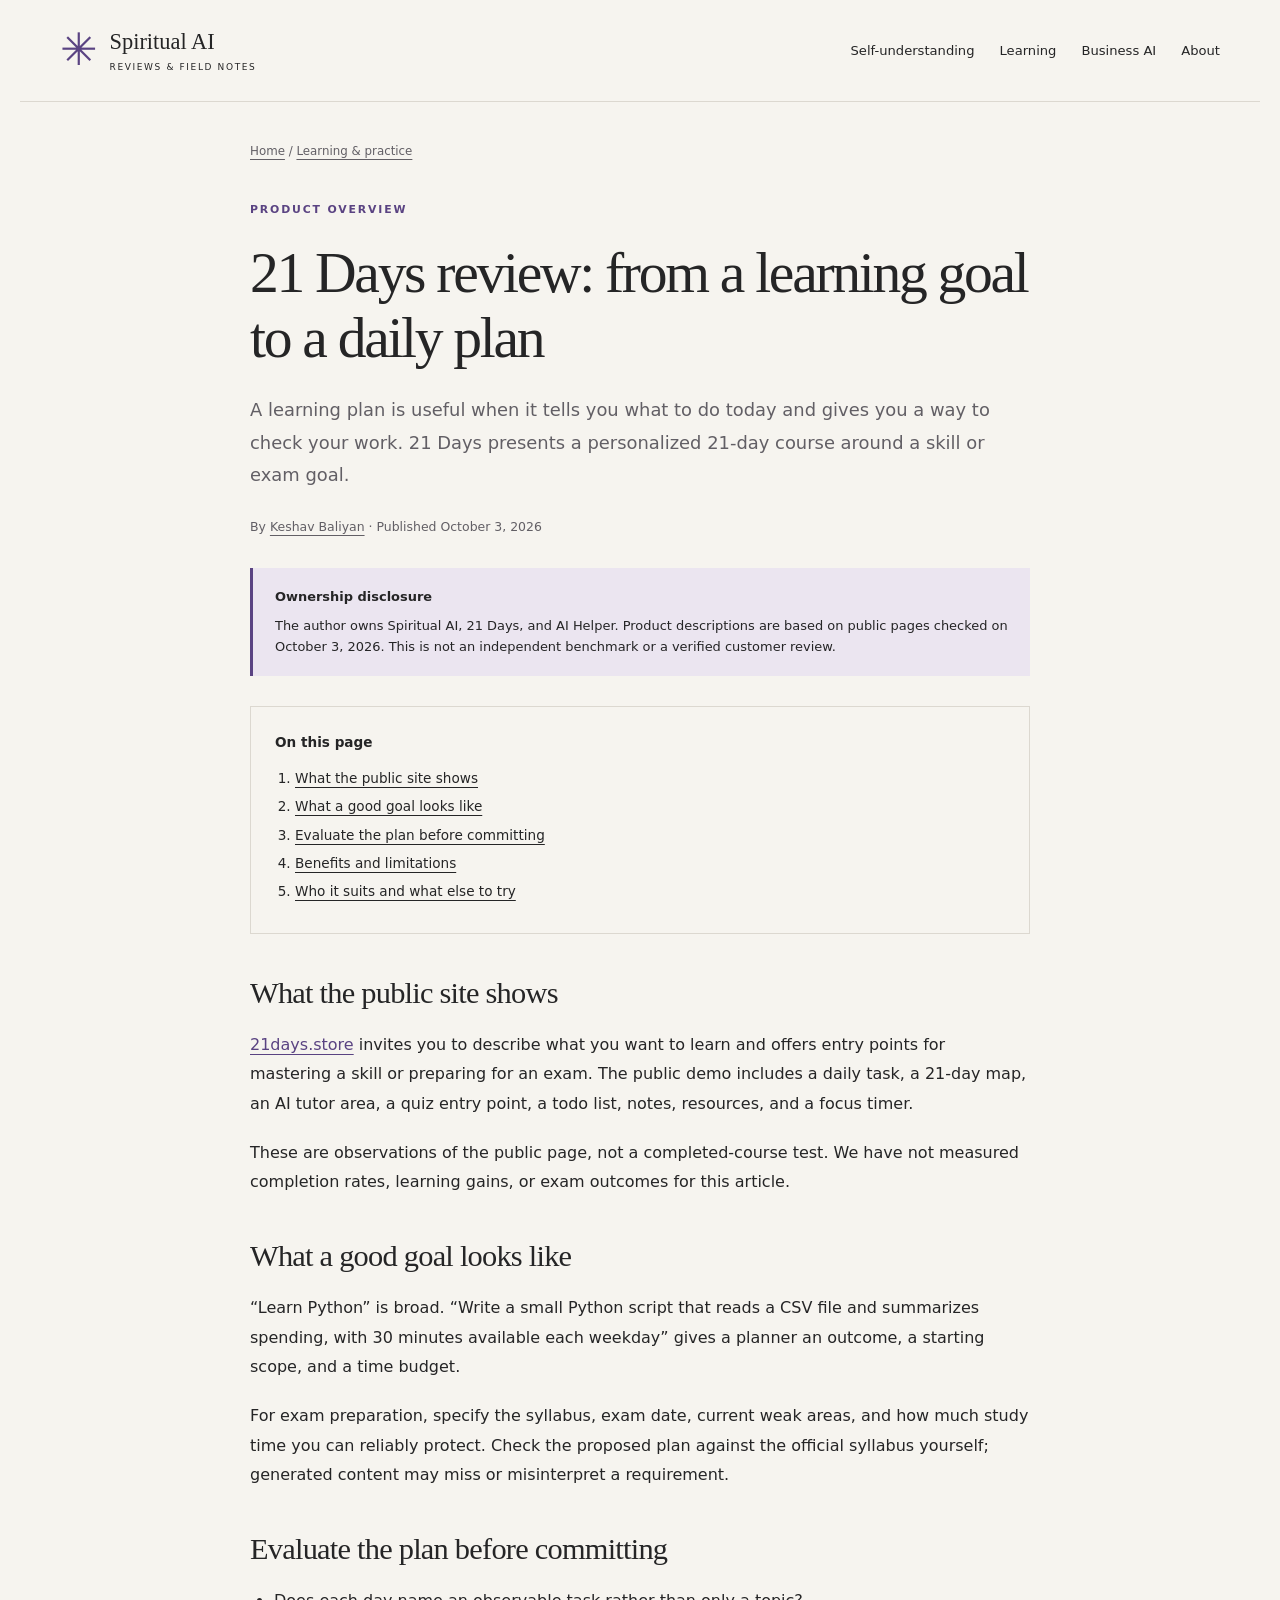
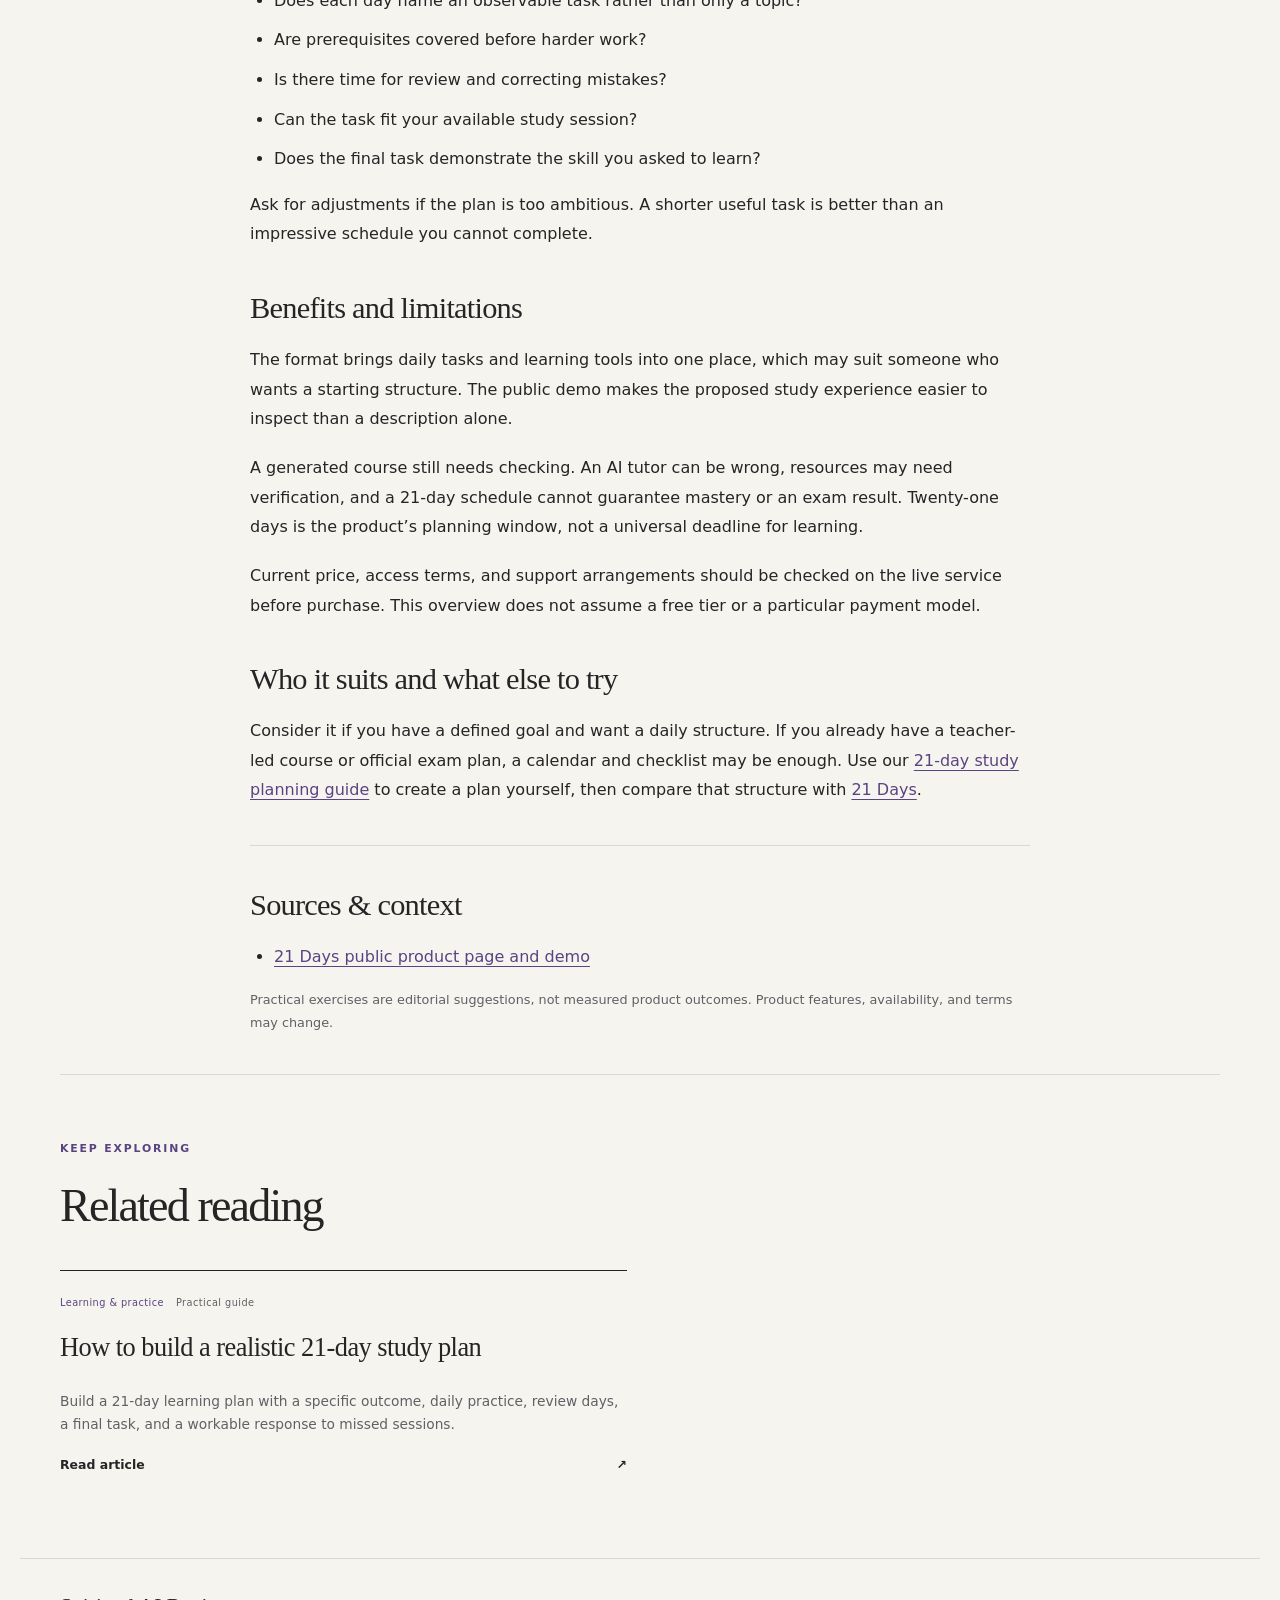
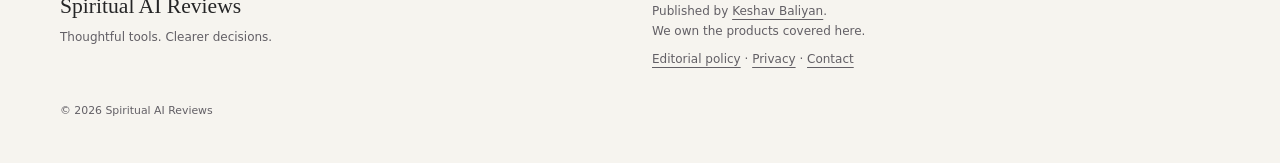
<file: articles/21-days-review/index.html>
<!doctype html>
<html lang="en"><head><meta charset="utf-8"><meta name="viewport" content="width=device-width, initial-scale=1">
<title>21 Days review: from a learning goal to a daily plan | Spiritual AI Reviews</title><meta name="description" content="A founder-written overview of 21days.store, including personalized learning plans, the public demo, daily practice, and questions to ask before starting.">
<link rel="canonical" href="https://spirirtualaireviews.store/articles/21-days-review/"><meta property="og:type" content="article">
<meta property="og:title" content="21 Days review: from a learning goal to a daily plan"><meta property="og:description" content="A founder-written overview of 21days.store, including personalized learning plans, the public demo, daily practice, and questions to ask before starting."><meta property="og:url" content="https://spirirtualaireviews.store/articles/21-days-review/"><meta property="og:site_name" content="Spiritual AI Reviews">
<meta name="twitter:card" content="summary"><link rel="icon" href="/favicon.svg" type="image/svg+xml"><link rel="stylesheet" href="/style.css">
<script type="application/ld+json">[{"@context": "https://schema.org", "@type": "WebSite", "name": "Spiritual AI Reviews", "url": "https://spirirtualaireviews.store/"}, {"@context": "https://schema.org", "@type": "BlogPosting", "headline": "21 Days review: from a learning goal to a daily plan", "description": "A founder-written overview of 21days.store, including personalized learning plans, the public demo, daily practice, and questions to ask before starting.", "datePublished": "2026-10-03", "dateModified": "2026-10-03", "mainEntityOfPage": "https://spirirtualaireviews.store/articles/21-days-review/", "url": "https://spirirtualaireviews.store/articles/21-days-review/", "author": {"@type": "Person", "name": "Keshav Baliyan", "url": "https://spirirtualaireviews.store/about/", "sameAs": ["https://keshavbruh.in/"]}, "publisher": {"@type": "Organization", "name": "Spiritual AI Reviews", "url": "https://spirirtualaireviews.store/"}, "articleSection": "Learning & practice", "inLanguage": "en"}, {"@context": "https://schema.org", "@type": "BreadcrumbList", "itemListElement": [{"@type": "ListItem", "position": 1, "name": "Home", "item": "https://spirirtualaireviews.store/"}, {"@type": "ListItem", "position": 2, "name": "Learning & practice", "item": "https://spirirtualaireviews.store/topics/learning/"}, {"@type": "ListItem", "position": 3, "name": "21 Days review: from a learning goal to a daily plan", "item": "https://spirirtualaireviews.store/articles/21-days-review/"}]}]</script></head><body>
<a class="skip" href="#main">Skip to content</a>
<header class="header"><a class="brand" href="/" aria-label="Spiritual AI Reviews home"><span class="brand-icon" aria-hidden="true">✳</span><span>Spiritual AI<span class="brand-sub">REVIEWS & FIELD NOTES</span></span></a>
<nav aria-label="Main navigation"><a href="/topics/self-understanding/">Self-understanding</a><a href="/topics/learning/">Learning</a><a href="/topics/business-ai/">Business AI</a><a href="/about/">About</a></nav></header>
<main id="main"><article class="article"><nav class="breadcrumbs" aria-label="Breadcrumb"><a href="/">Home</a> / <a href="/topics/learning/">Learning & practice</a></nav><header class="article-header"><p class="eyebrow">PRODUCT OVERVIEW</p><h1>21 Days review: from a learning goal to a daily plan</h1><p class="lead">A learning plan is useful when it tells you what to do today and gives you a way to check your work. 21 Days presents a personalized 21-day course around a skill or exam goal.</p><p class="byline">By <a href="/about/">Keshav Baliyan</a> · Published <time datetime="2026-10-03">October 3, 2026</time></p></header><aside class="article-disclosure"><strong>Ownership disclosure</strong><p>The author owns Spiritual AI, 21 Days, and AI Helper. Product descriptions are based on public pages checked on October 3, 2026. This is not an independent benchmark or a verified customer review.</p></aside><nav class="toc" aria-label="On this page"><strong>On this page</strong><ol><li><a href="#section-1">What the public site shows</a></li><li><a href="#section-2">What a good goal looks like</a></li><li><a href="#section-3">Evaluate the plan before committing</a></li><li><a href="#section-4">Benefits and limitations</a></li><li><a href="#section-5">Who it suits and what else to try</a></li></ol></nav><div class="article-body"><section id="section-1"><h2>What the public site shows</h2><p><a href="https://21days.store/">21days.store</a> invites you to describe what you want to learn and offers entry points for mastering a skill or preparing for an exam. The public demo includes a daily task, a 21-day map, an AI tutor area, a quiz entry point, a todo list, notes, resources, and a focus timer.</p><p>These are observations of the public page, not a completed-course test. We have not measured completion rates, learning gains, or exam outcomes for this article.</p></section><section id="section-2"><h2>What a good goal looks like</h2><p>“Learn Python” is broad. “Write a small Python script that reads a CSV file and summarizes spending, with 30 minutes available each weekday” gives a planner an outcome, a starting scope, and a time budget.</p><p>For exam preparation, specify the syllabus, exam date, current weak areas, and how much study time you can reliably protect. Check the proposed plan against the official syllabus yourself; generated content may miss or misinterpret a requirement.</p></section><section id="section-3"><h2>Evaluate the plan before committing</h2><ul><li>Does each day name an observable task rather than only a topic?</li><li>Are prerequisites covered before harder work?</li><li>Is there time for review and correcting mistakes?</li><li>Can the task fit your available study session?</li><li>Does the final task demonstrate the skill you asked to learn?</li></ul><p>Ask for adjustments if the plan is too ambitious. A shorter useful task is better than an impressive schedule you cannot complete.</p></section><section id="section-4"><h2>Benefits and limitations</h2><p>The format brings daily tasks and learning tools into one place, which may suit someone who wants a starting structure. The public demo makes the proposed study experience easier to inspect than a description alone.</p><p>A generated course still needs checking. An AI tutor can be wrong, resources may need verification, and a 21-day schedule cannot guarantee mastery or an exam result. Twenty-one days is the product’s planning window, not a universal deadline for learning.</p><p>Current price, access terms, and support arrangements should be checked on the live service before purchase. This overview does not assume a free tier or a particular payment model.</p></section><section id="section-5"><h2>Who it suits and what else to try</h2><p>Consider it if you have a defined goal and want a daily structure. If you already have a teacher-led course or official exam plan, a calendar and checklist may be enough. Use our <a href="/articles/21-day-study-plan/">21-day study planning guide</a> to create a plan yourself, then compare that structure with <a href="https://21days.store/">21 Days</a>.</p></section><section class="sources"><h2>Sources & context</h2><ul><li><a href="https://www.21days.store/">21 Days public product page and demo</a></li></ul><p>Practical exercises are editorial suggestions, not measured product outcomes. Product features, availability, and terms may change.</p></section></div></article><section class="section related"><p class="eyebrow">KEEP EXPLORING</p><h2>Related reading</h2><div class="cards"><article class="card"><div class="card-meta"><span>Learning & practice</span><span>Practical guide</span></div><h3><a href="/articles/21-day-study-plan/">How to build a realistic 21-day study plan</a></h3><p>Build a 21-day learning plan with a specific outcome, daily practice, review days, a final task, and a workable response to missed sessions.</p><a class="read-link" href="/articles/21-day-study-plan/">Read article <span aria-hidden="true">↗</span><span class="sr-only">: How to build a realistic 21-day study plan</span></a></article></div></section></main>
<footer><div><a class="footer-brand" href="/">Spiritual AI Reviews</a><p>Thoughtful tools. Clearer decisions.</p></div><div><p>Published by <a href="https://keshavbruh.in/">Keshav Baliyan</a>.<br>We own the products covered here.</p><a href="/editorial-policy/">Editorial policy</a> · <a href="/privacy/">Privacy</a> · <a href="/about/">Contact</a></div><p class="copyright">© 2026 Spiritual AI Reviews</p></footer>
</body></html>
</file>
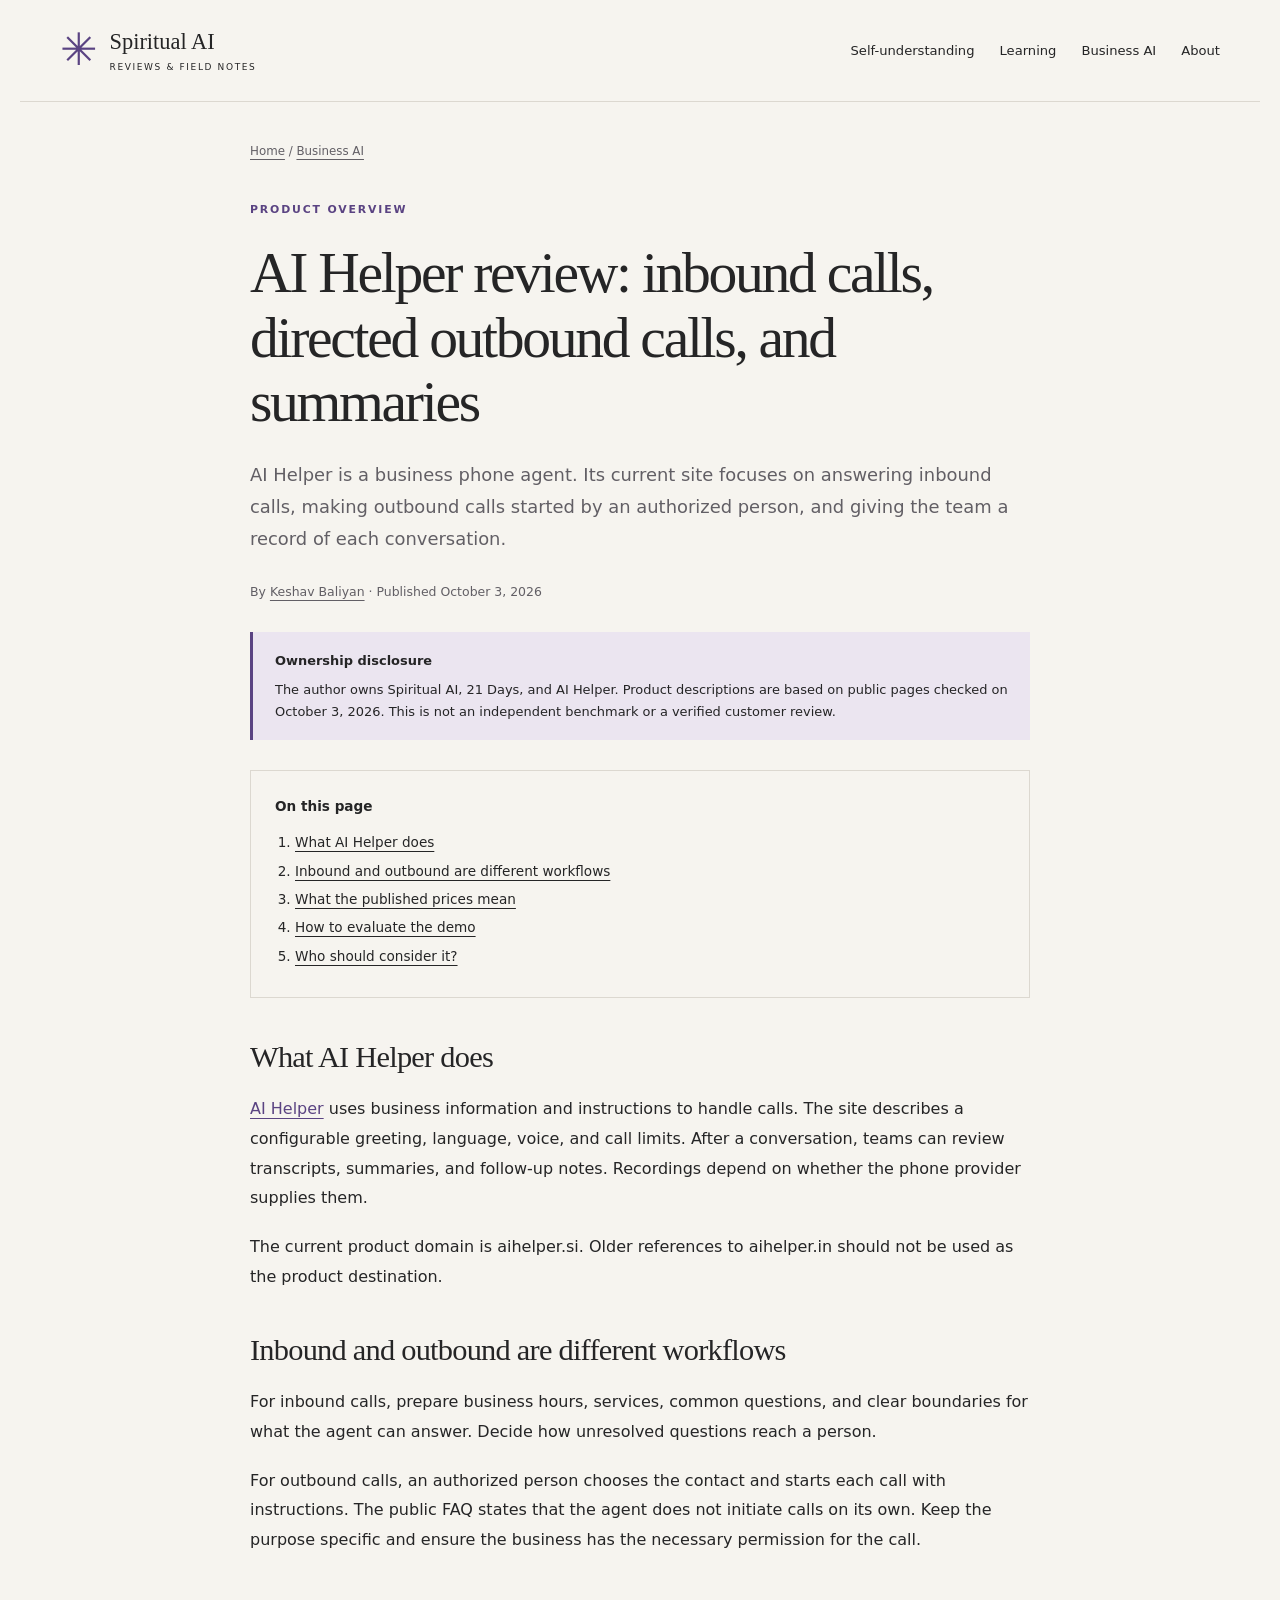
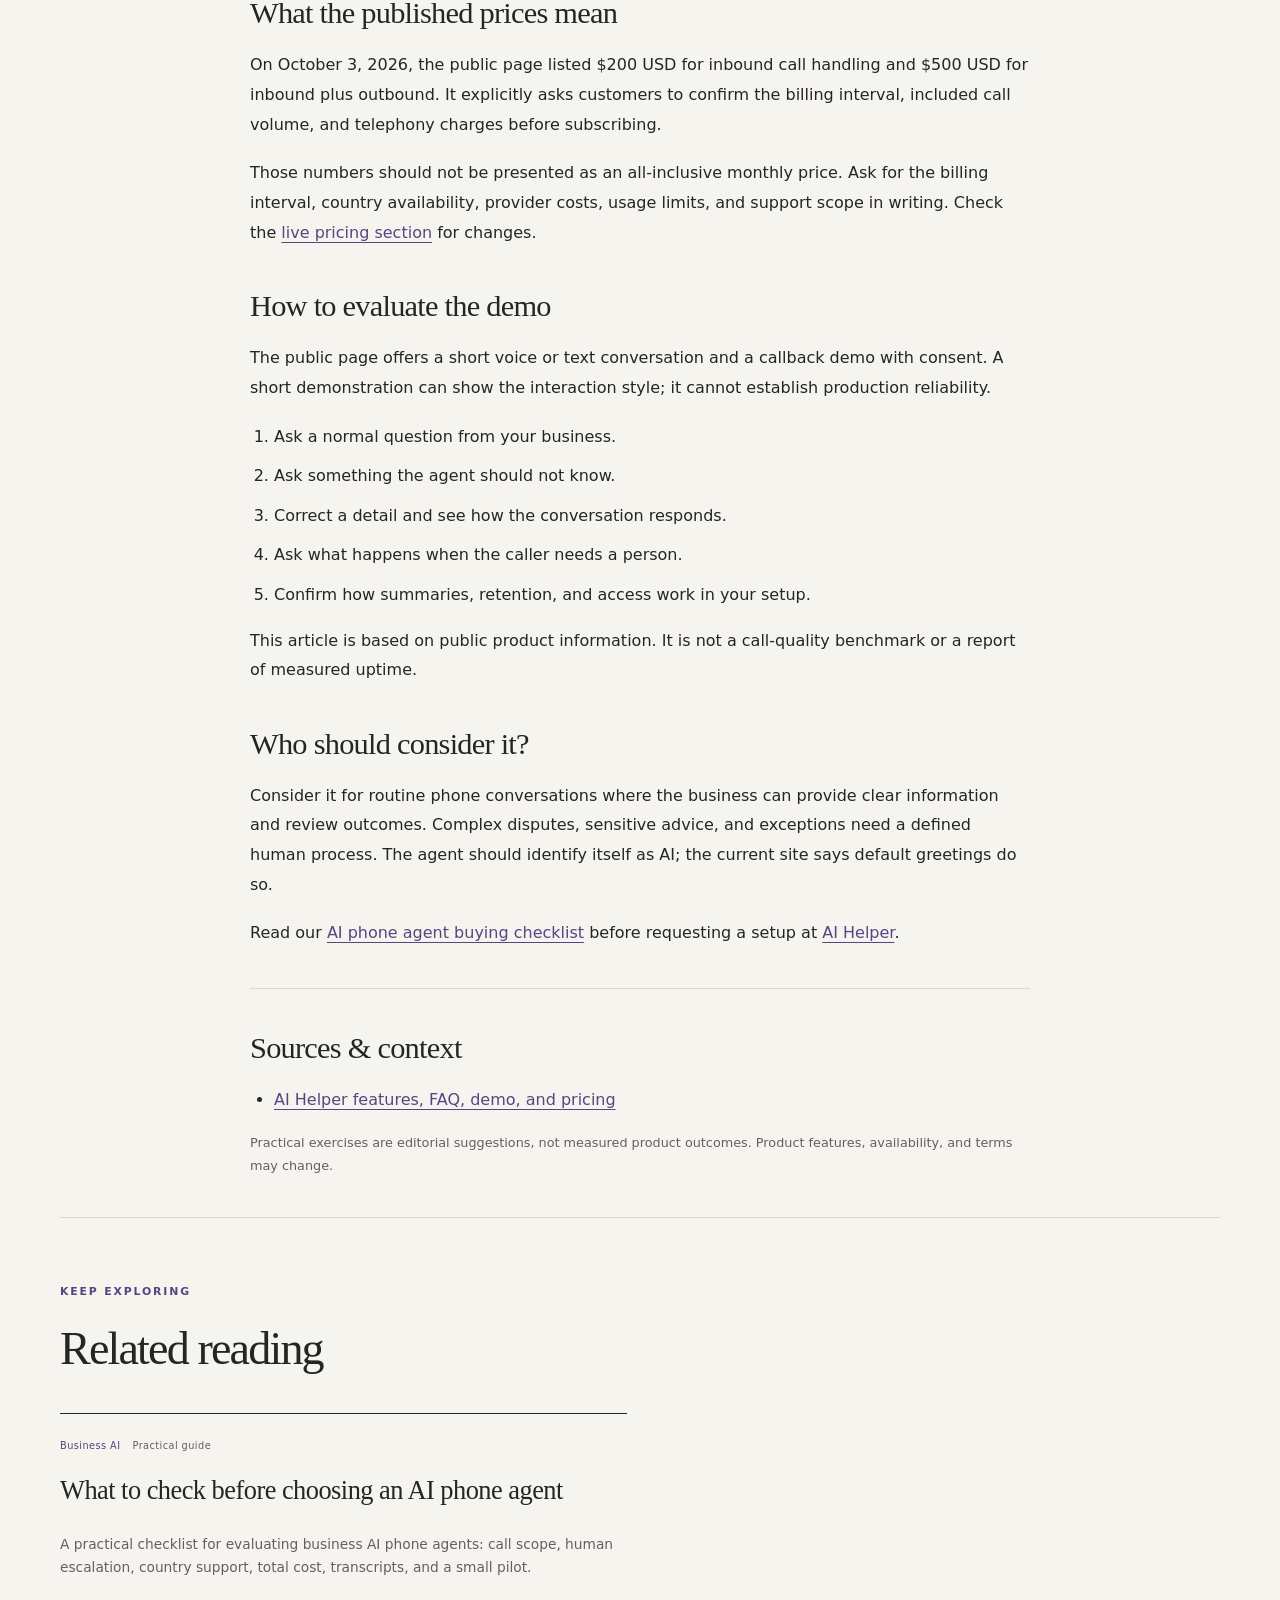
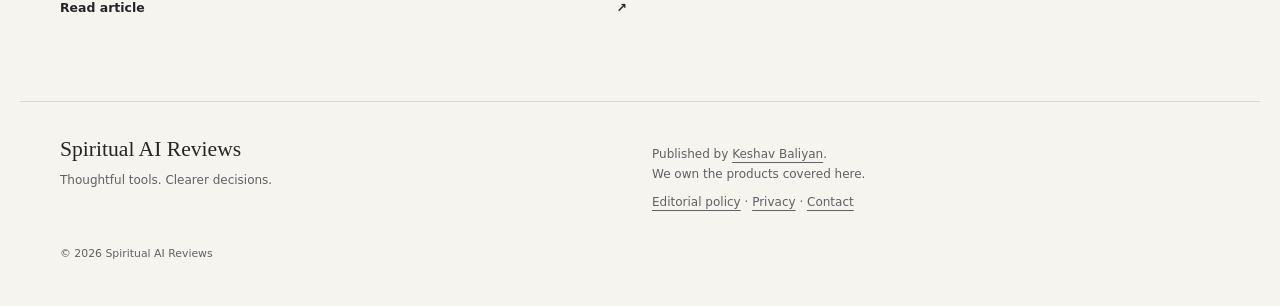
<file: articles/ai-helper-review/index.html>
<!doctype html>
<html lang="en"><head><meta charset="utf-8"><meta name="viewport" content="width=device-width, initial-scale=1">
<title>AI Helper review: inbound calls, directed outbound calls, and summaries | Spiritual AI Reviews</title><meta name="description" content="A founder-written overview of AI Helper at aihelper.si: call handling, transcripts, public pricing, demo options, and questions to resolve before subscribing.">
<link rel="canonical" href="https://spirirtualaireviews.store/articles/ai-helper-review/"><meta property="og:type" content="article">
<meta property="og:title" content="AI Helper review: inbound calls, directed outbound calls, and summaries"><meta property="og:description" content="A founder-written overview of AI Helper at aihelper.si: call handling, transcripts, public pricing, demo options, and questions to resolve before subscribing."><meta property="og:url" content="https://spirirtualaireviews.store/articles/ai-helper-review/"><meta property="og:site_name" content="Spiritual AI Reviews">
<meta name="twitter:card" content="summary"><link rel="icon" href="/favicon.svg" type="image/svg+xml"><link rel="stylesheet" href="/style.css">
<script type="application/ld+json">[{"@context": "https://schema.org", "@type": "WebSite", "name": "Spiritual AI Reviews", "url": "https://spirirtualaireviews.store/"}, {"@context": "https://schema.org", "@type": "BlogPosting", "headline": "AI Helper review: inbound calls, directed outbound calls, and summaries", "description": "A founder-written overview of AI Helper at aihelper.si: call handling, transcripts, public pricing, demo options, and questions to resolve before subscribing.", "datePublished": "2026-10-03", "dateModified": "2026-10-03", "mainEntityOfPage": "https://spirirtualaireviews.store/articles/ai-helper-review/", "url": "https://spirirtualaireviews.store/articles/ai-helper-review/", "author": {"@type": "Person", "name": "Keshav Baliyan", "url": "https://spirirtualaireviews.store/about/", "sameAs": ["https://keshavbruh.in/"]}, "publisher": {"@type": "Organization", "name": "Spiritual AI Reviews", "url": "https://spirirtualaireviews.store/"}, "articleSection": "Business AI", "inLanguage": "en"}, {"@context": "https://schema.org", "@type": "BreadcrumbList", "itemListElement": [{"@type": "ListItem", "position": 1, "name": "Home", "item": "https://spirirtualaireviews.store/"}, {"@type": "ListItem", "position": 2, "name": "Business AI", "item": "https://spirirtualaireviews.store/topics/business-ai/"}, {"@type": "ListItem", "position": 3, "name": "AI Helper review: inbound calls, directed outbound calls, and summaries", "item": "https://spirirtualaireviews.store/articles/ai-helper-review/"}]}]</script></head><body>
<a class="skip" href="#main">Skip to content</a>
<header class="header"><a class="brand" href="/" aria-label="Spiritual AI Reviews home"><span class="brand-icon" aria-hidden="true">✳</span><span>Spiritual AI<span class="brand-sub">REVIEWS & FIELD NOTES</span></span></a>
<nav aria-label="Main navigation"><a href="/topics/self-understanding/">Self-understanding</a><a href="/topics/learning/">Learning</a><a href="/topics/business-ai/">Business AI</a><a href="/about/">About</a></nav></header>
<main id="main"><article class="article"><nav class="breadcrumbs" aria-label="Breadcrumb"><a href="/">Home</a> / <a href="/topics/business-ai/">Business AI</a></nav><header class="article-header"><p class="eyebrow">PRODUCT OVERVIEW</p><h1>AI Helper review: inbound calls, directed outbound calls, and summaries</h1><p class="lead">AI Helper is a business phone agent. Its current site focuses on answering inbound calls, making outbound calls started by an authorized person, and giving the team a record of each conversation.</p><p class="byline">By <a href="/about/">Keshav Baliyan</a> · Published <time datetime="2026-10-03">October 3, 2026</time></p></header><aside class="article-disclosure"><strong>Ownership disclosure</strong><p>The author owns Spiritual AI, 21 Days, and AI Helper. Product descriptions are based on public pages checked on October 3, 2026. This is not an independent benchmark or a verified customer review.</p></aside><nav class="toc" aria-label="On this page"><strong>On this page</strong><ol><li><a href="#section-1">What AI Helper does</a></li><li><a href="#section-2">Inbound and outbound are different workflows</a></li><li><a href="#section-3">What the published prices mean</a></li><li><a href="#section-4">How to evaluate the demo</a></li><li><a href="#section-5">Who should consider it?</a></li></ol></nav><div class="article-body"><section id="section-1"><h2>What AI Helper does</h2><p><a href="https://aihelper.si/">AI Helper</a> uses business information and instructions to handle calls. The site describes a configurable greeting, language, voice, and call limits. After a conversation, teams can review transcripts, summaries, and follow-up notes. Recordings depend on whether the phone provider supplies them.</p><p>The current product domain is aihelper.si. Older references to aihelper.in should not be used as the product destination.</p></section><section id="section-2"><h2>Inbound and outbound are different workflows</h2><p>For inbound calls, prepare business hours, services, common questions, and clear boundaries for what the agent can answer. Decide how unresolved questions reach a person.</p><p>For outbound calls, an authorized person chooses the contact and starts each call with instructions. The public FAQ states that the agent does not initiate calls on its own. Keep the purpose specific and ensure the business has the necessary permission for the call.</p></section><section id="section-3"><h2>What the published prices mean</h2><p>On October 3, 2026, the public page listed $200 USD for inbound call handling and $500 USD for inbound plus outbound. It explicitly asks customers to confirm the billing interval, included call volume, and telephony charges before subscribing.</p><p>Those numbers should not be presented as an all-inclusive monthly price. Ask for the billing interval, country availability, provider costs, usage limits, and support scope in writing. Check the <a href="https://aihelper.si/#pricing">live pricing section</a> for changes.</p></section><section id="section-4"><h2>How to evaluate the demo</h2><p>The public page offers a short voice or text conversation and a callback demo with consent. A short demonstration can show the interaction style; it cannot establish production reliability.</p><ol><li>Ask a normal question from your business.</li><li>Ask something the agent should not know.</li><li>Correct a detail and see how the conversation responds.</li><li>Ask what happens when the caller needs a person.</li><li>Confirm how summaries, retention, and access work in your setup.</li></ol><p>This article is based on public product information. It is not a call-quality benchmark or a report of measured uptime.</p></section><section id="section-5"><h2>Who should consider it?</h2><p>Consider it for routine phone conversations where the business can provide clear information and review outcomes. Complex disputes, sensitive advice, and exceptions need a defined human process. The agent should identify itself as AI; the current site says default greetings do so.</p><p>Read our <a href="/articles/choosing-ai-phone-agent/">AI phone agent buying checklist</a> before requesting a setup at <a href="https://aihelper.si/">AI Helper</a>.</p></section><section class="sources"><h2>Sources & context</h2><ul><li><a href="https://aihelper.si/">AI Helper features, FAQ, demo, and pricing</a></li></ul><p>Practical exercises are editorial suggestions, not measured product outcomes. Product features, availability, and terms may change.</p></section></div></article><section class="section related"><p class="eyebrow">KEEP EXPLORING</p><h2>Related reading</h2><div class="cards"><article class="card"><div class="card-meta"><span>Business AI</span><span>Practical guide</span></div><h3><a href="/articles/choosing-ai-phone-agent/">What to check before choosing an AI phone agent</a></h3><p>A practical checklist for evaluating business AI phone agents: call scope, human escalation, country support, total cost, transcripts, and a small pilot.</p><a class="read-link" href="/articles/choosing-ai-phone-agent/">Read article <span aria-hidden="true">↗</span><span class="sr-only">: What to check before choosing an AI phone agent</span></a></article></div></section></main>
<footer><div><a class="footer-brand" href="/">Spiritual AI Reviews</a><p>Thoughtful tools. Clearer decisions.</p></div><div><p>Published by <a href="https://keshavbruh.in/">Keshav Baliyan</a>.<br>We own the products covered here.</p><a href="/editorial-policy/">Editorial policy</a> · <a href="/privacy/">Privacy</a> · <a href="/about/">Contact</a></div><p class="copyright">© 2026 Spiritual AI Reviews</p></footer>
</body></html>
</file>
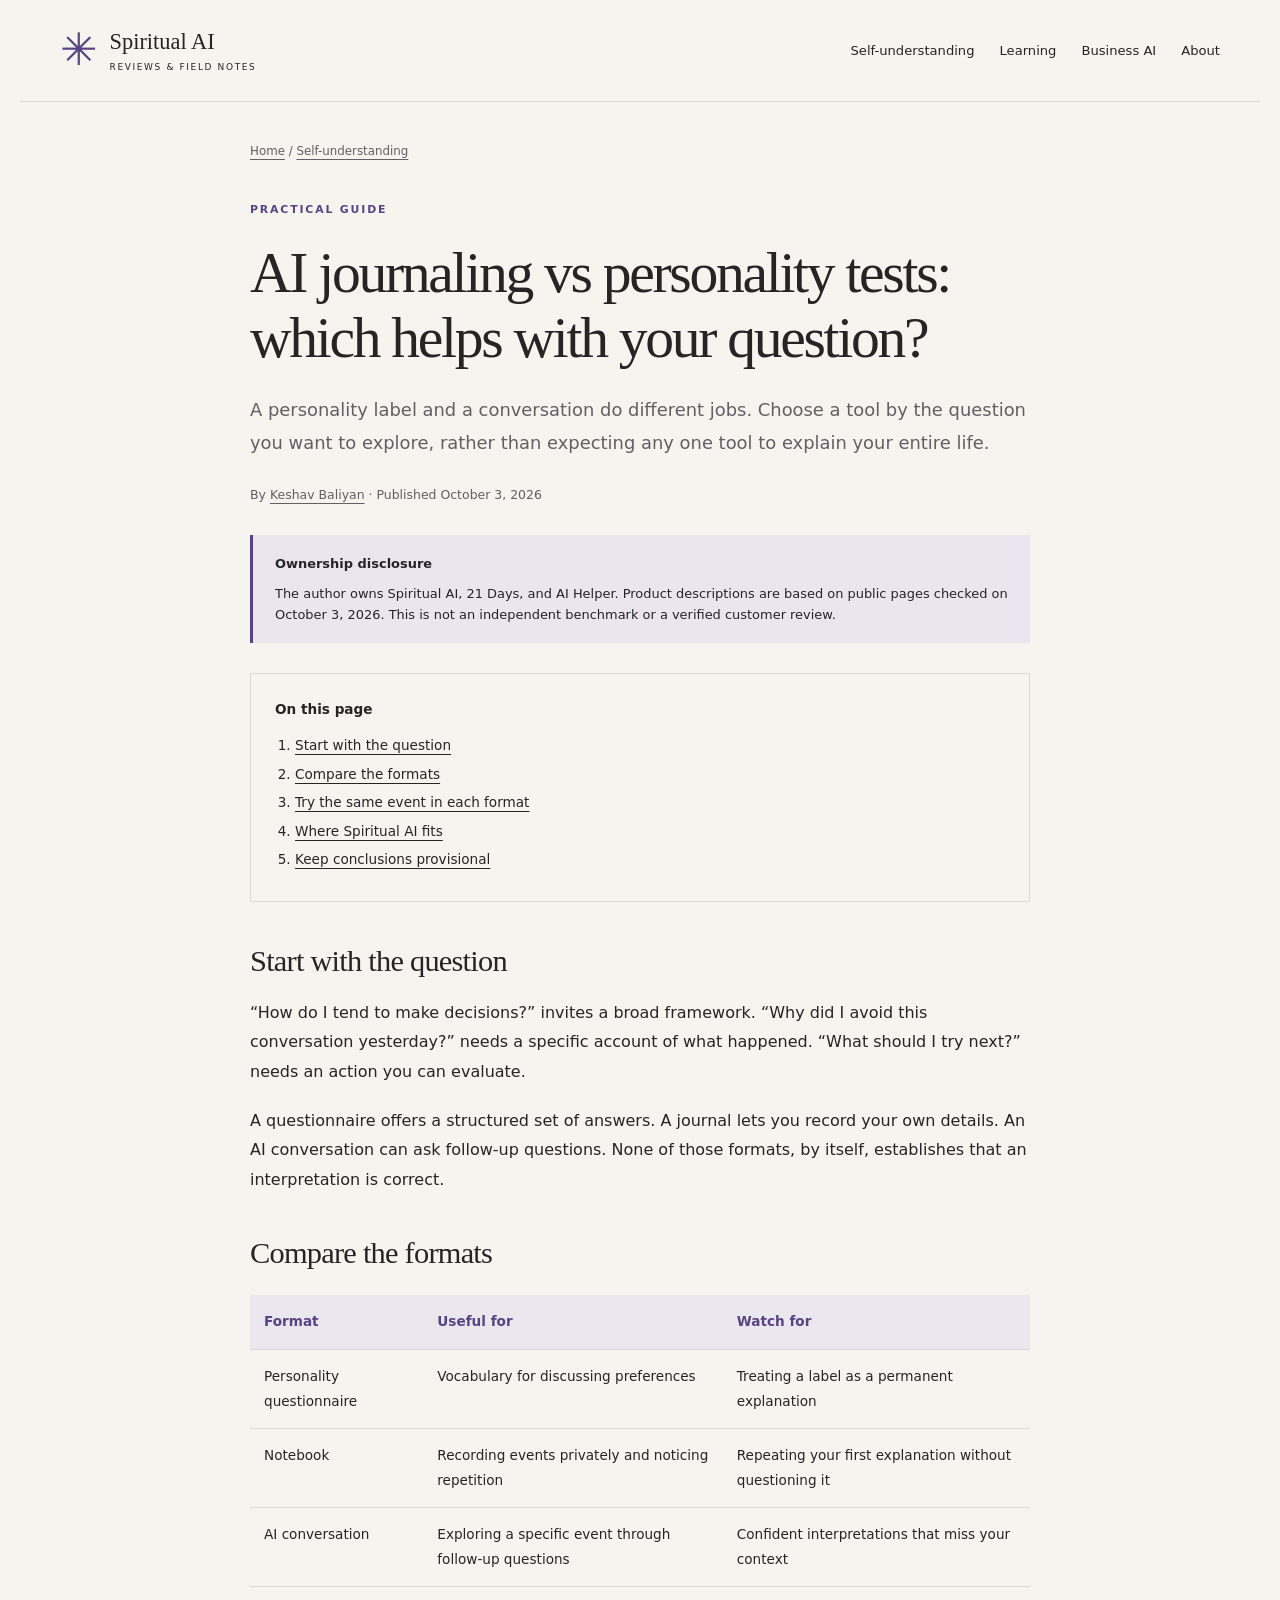
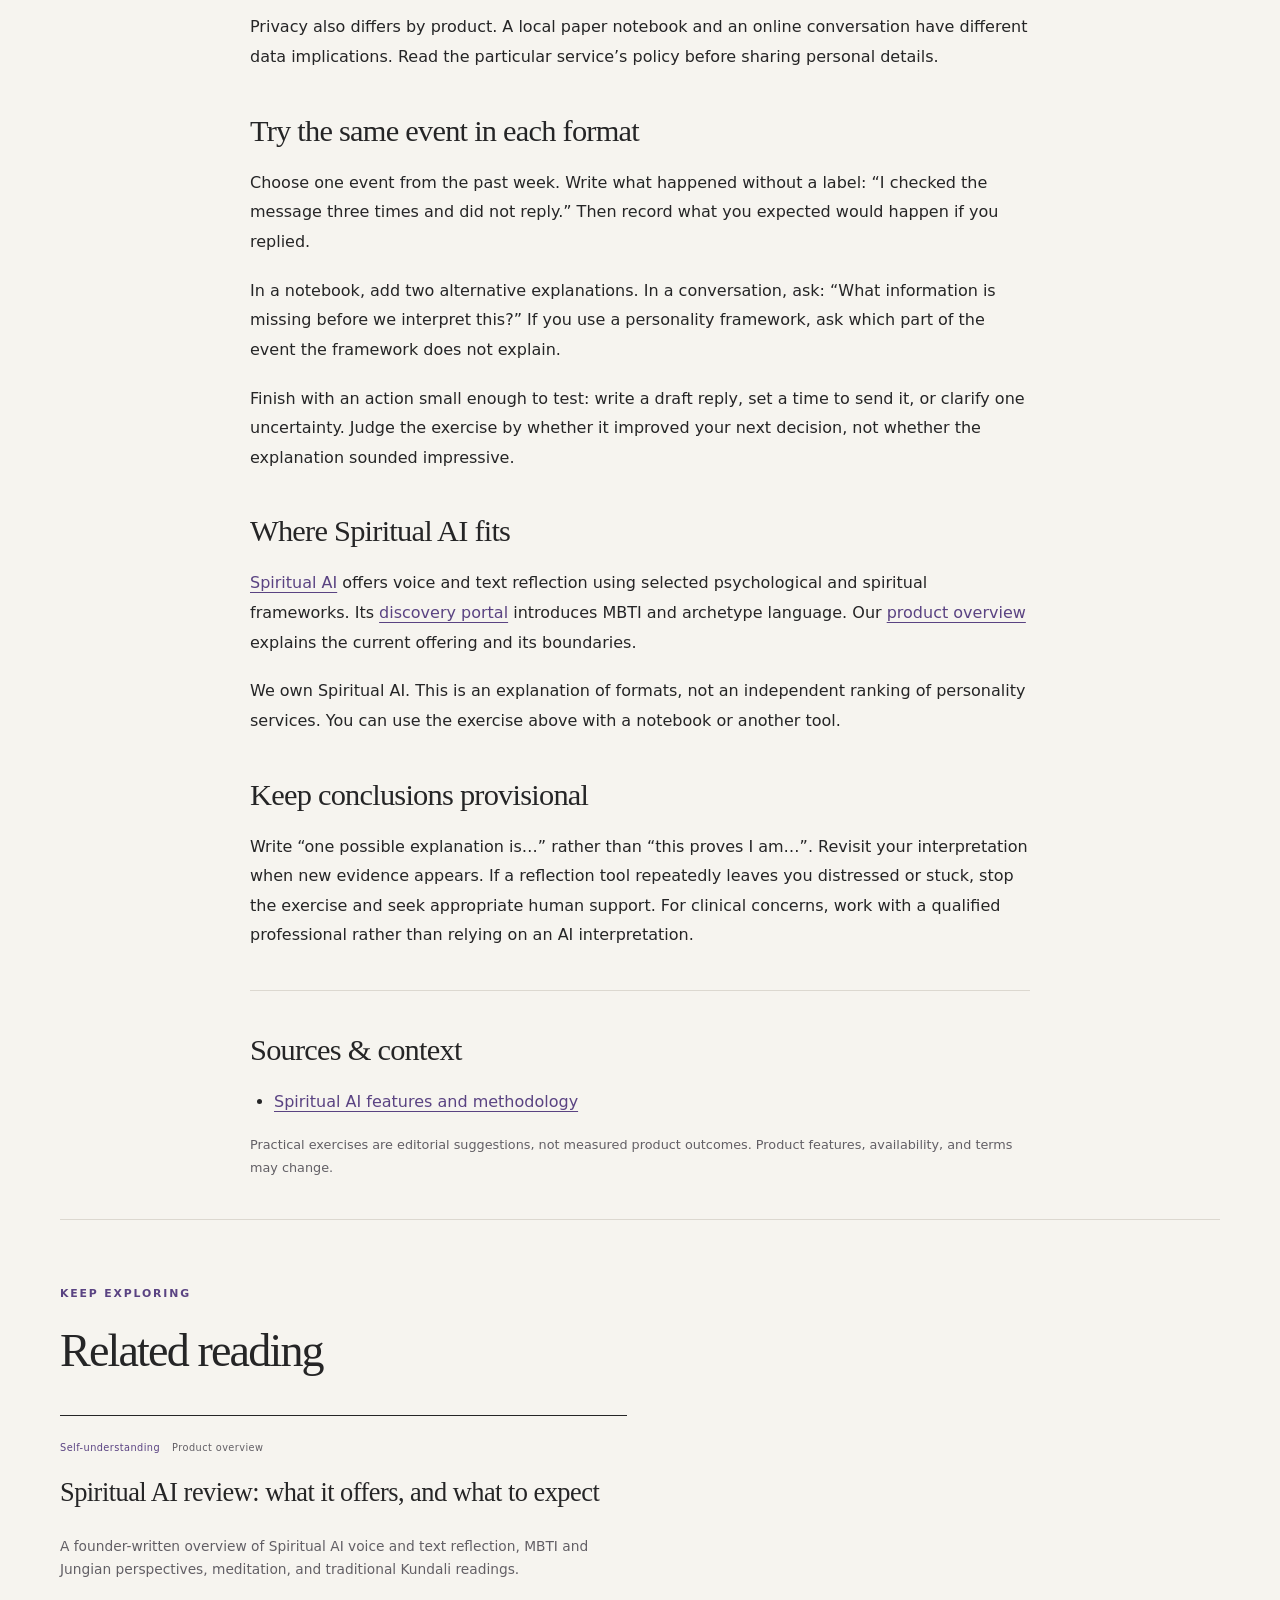
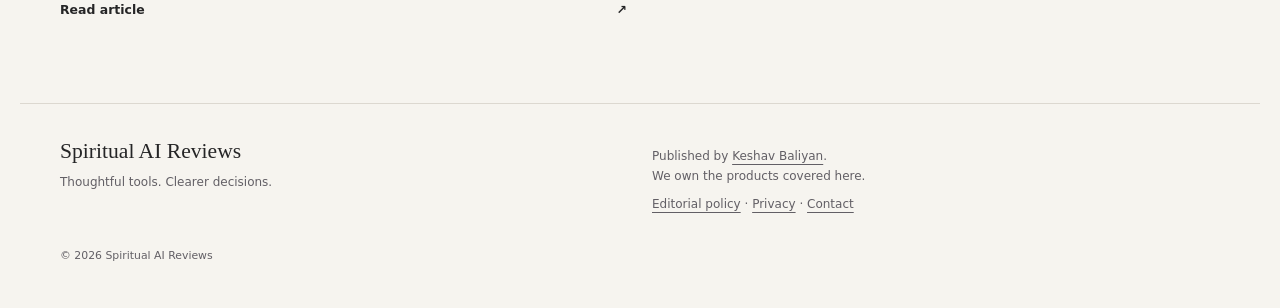
<file: articles/ai-journaling-vs-personality-tests/index.html>
<!doctype html>
<html lang="en"><head><meta charset="utf-8"><meta name="viewport" content="width=device-width, initial-scale=1">
<title>AI journaling vs personality tests: which helps with your question? | Spiritual AI Reviews</title><meta name="description" content="Compare AI reflection, personality questionnaires, and a simple notebook by the questions they help you explore, their limitations, and practical next steps.">
<link rel="canonical" href="https://spirirtualaireviews.store/articles/ai-journaling-vs-personality-tests/"><meta property="og:type" content="article">
<meta property="og:title" content="AI journaling vs personality tests: which helps with your question?"><meta property="og:description" content="Compare AI reflection, personality questionnaires, and a simple notebook by the questions they help you explore, their limitations, and practical next steps."><meta property="og:url" content="https://spirirtualaireviews.store/articles/ai-journaling-vs-personality-tests/"><meta property="og:site_name" content="Spiritual AI Reviews">
<meta name="twitter:card" content="summary"><link rel="icon" href="/favicon.svg" type="image/svg+xml"><link rel="stylesheet" href="/style.css">
<script type="application/ld+json">[{"@context": "https://schema.org", "@type": "WebSite", "name": "Spiritual AI Reviews", "url": "https://spirirtualaireviews.store/"}, {"@context": "https://schema.org", "@type": "BlogPosting", "headline": "AI journaling vs personality tests: which helps with your question?", "description": "Compare AI reflection, personality questionnaires, and a simple notebook by the questions they help you explore, their limitations, and practical next steps.", "datePublished": "2026-10-03", "dateModified": "2026-10-03", "mainEntityOfPage": "https://spirirtualaireviews.store/articles/ai-journaling-vs-personality-tests/", "url": "https://spirirtualaireviews.store/articles/ai-journaling-vs-personality-tests/", "author": {"@type": "Person", "name": "Keshav Baliyan", "url": "https://spirirtualaireviews.store/about/", "sameAs": ["https://keshavbruh.in/"]}, "publisher": {"@type": "Organization", "name": "Spiritual AI Reviews", "url": "https://spirirtualaireviews.store/"}, "articleSection": "Self-understanding", "inLanguage": "en"}, {"@context": "https://schema.org", "@type": "BreadcrumbList", "itemListElement": [{"@type": "ListItem", "position": 1, "name": "Home", "item": "https://spirirtualaireviews.store/"}, {"@type": "ListItem", "position": 2, "name": "Self-understanding", "item": "https://spirirtualaireviews.store/topics/self-understanding/"}, {"@type": "ListItem", "position": 3, "name": "AI journaling vs personality tests: which helps with your question?", "item": "https://spirirtualaireviews.store/articles/ai-journaling-vs-personality-tests/"}]}]</script></head><body>
<a class="skip" href="#main">Skip to content</a>
<header class="header"><a class="brand" href="/" aria-label="Spiritual AI Reviews home"><span class="brand-icon" aria-hidden="true">✳</span><span>Spiritual AI<span class="brand-sub">REVIEWS & FIELD NOTES</span></span></a>
<nav aria-label="Main navigation"><a href="/topics/self-understanding/">Self-understanding</a><a href="/topics/learning/">Learning</a><a href="/topics/business-ai/">Business AI</a><a href="/about/">About</a></nav></header>
<main id="main"><article class="article"><nav class="breadcrumbs" aria-label="Breadcrumb"><a href="/">Home</a> / <a href="/topics/self-understanding/">Self-understanding</a></nav><header class="article-header"><p class="eyebrow">PRACTICAL GUIDE</p><h1>AI journaling vs personality tests: which helps with your question?</h1><p class="lead">A personality label and a conversation do different jobs. Choose a tool by the question you want to explore, rather than expecting any one tool to explain your entire life.</p><p class="byline">By <a href="/about/">Keshav Baliyan</a> · Published <time datetime="2026-10-03">October 3, 2026</time></p></header><aside class="article-disclosure"><strong>Ownership disclosure</strong><p>The author owns Spiritual AI, 21 Days, and AI Helper. Product descriptions are based on public pages checked on October 3, 2026. This is not an independent benchmark or a verified customer review.</p></aside><nav class="toc" aria-label="On this page"><strong>On this page</strong><ol><li><a href="#section-1">Start with the question</a></li><li><a href="#section-2">Compare the formats</a></li><li><a href="#section-3">Try the same event in each format</a></li><li><a href="#section-4">Where Spiritual AI fits</a></li><li><a href="#section-5">Keep conclusions provisional</a></li></ol></nav><div class="article-body"><section id="section-1"><h2>Start with the question</h2><p>“How do I tend to make decisions?” invites a broad framework. “Why did I avoid this conversation yesterday?” needs a specific account of what happened. “What should I try next?” needs an action you can evaluate.</p><p>A questionnaire offers a structured set of answers. A journal lets you record your own details. An AI conversation can ask follow-up questions. None of those formats, by itself, establishes that an interpretation is correct.</p></section><section id="section-2"><h2>Compare the formats</h2><div class="table-scroll"><table><thead><tr><th>Format</th><th>Useful for</th><th>Watch for</th></tr></thead><tbody><tr><td>Personality questionnaire</td><td>Vocabulary for discussing preferences</td><td>Treating a label as a permanent explanation</td></tr><tr><td>Notebook</td><td>Recording events privately and noticing repetition</td><td>Repeating your first explanation without questioning it</td></tr><tr><td>AI conversation</td><td>Exploring a specific event through follow-up questions</td><td>Confident interpretations that miss your context</td></tr></tbody></table></div><p>Privacy also differs by product. A local paper notebook and an online conversation have different data implications. Read the particular service’s policy before sharing personal details.</p></section><section id="section-3"><h2>Try the same event in each format</h2><p>Choose one event from the past week. Write what happened without a label: “I checked the message three times and did not reply.” Then record what you expected would happen if you replied.</p><p>In a notebook, add two alternative explanations. In a conversation, ask: “What information is missing before we interpret this?” If you use a personality framework, ask which part of the event the framework does not explain.</p><p>Finish with an action small enough to test: write a draft reply, set a time to send it, or clarify one uncertainty. Judge the exercise by whether it improved your next decision, not whether the explanation sounded impressive.</p></section><section id="section-4"><h2>Where Spiritual AI fits</h2><p><a href="https://spiritualai.store/">Spiritual AI</a> offers voice and text reflection using selected psychological and spiritual frameworks. Its <a href="https://spiritualai.xyz/">discovery portal</a> introduces MBTI and archetype language. Our <a href="/articles/spiritual-ai-review/">product overview</a> explains the current offering and its boundaries.</p><p>We own Spiritual AI. This is an explanation of formats, not an independent ranking of personality services. You can use the exercise above with a notebook or another tool.</p></section><section id="section-5"><h2>Keep conclusions provisional</h2><p>Write “one possible explanation is…” rather than “this proves I am…”. Revisit your interpretation when new evidence appears. If a reflection tool repeatedly leaves you distressed or stuck, stop the exercise and seek appropriate human support. For clinical concerns, work with a qualified professional rather than relying on an AI interpretation.</p></section><section class="sources"><h2>Sources & context</h2><ul><li><a href="https://spiritualai.store/">Spiritual AI features and methodology</a></li></ul><p>Practical exercises are editorial suggestions, not measured product outcomes. Product features, availability, and terms may change.</p></section></div></article><section class="section related"><p class="eyebrow">KEEP EXPLORING</p><h2>Related reading</h2><div class="cards"><article class="card"><div class="card-meta"><span>Self-understanding</span><span>Product overview</span></div><h3><a href="/articles/spiritual-ai-review/">Spiritual AI review: what it offers, and what to expect</a></h3><p>A founder-written overview of Spiritual AI voice and text reflection, MBTI and Jungian perspectives, meditation, and traditional Kundali readings.</p><a class="read-link" href="/articles/spiritual-ai-review/">Read article <span aria-hidden="true">↗</span><span class="sr-only">: Spiritual AI review: what it offers, and what to expect</span></a></article></div></section></main>
<footer><div><a class="footer-brand" href="/">Spiritual AI Reviews</a><p>Thoughtful tools. Clearer decisions.</p></div><div><p>Published by <a href="https://keshavbruh.in/">Keshav Baliyan</a>.<br>We own the products covered here.</p><a href="/editorial-policy/">Editorial policy</a> · <a href="/privacy/">Privacy</a> · <a href="/about/">Contact</a></div><p class="copyright">© 2026 Spiritual AI Reviews</p></footer>
</body></html>
</file>
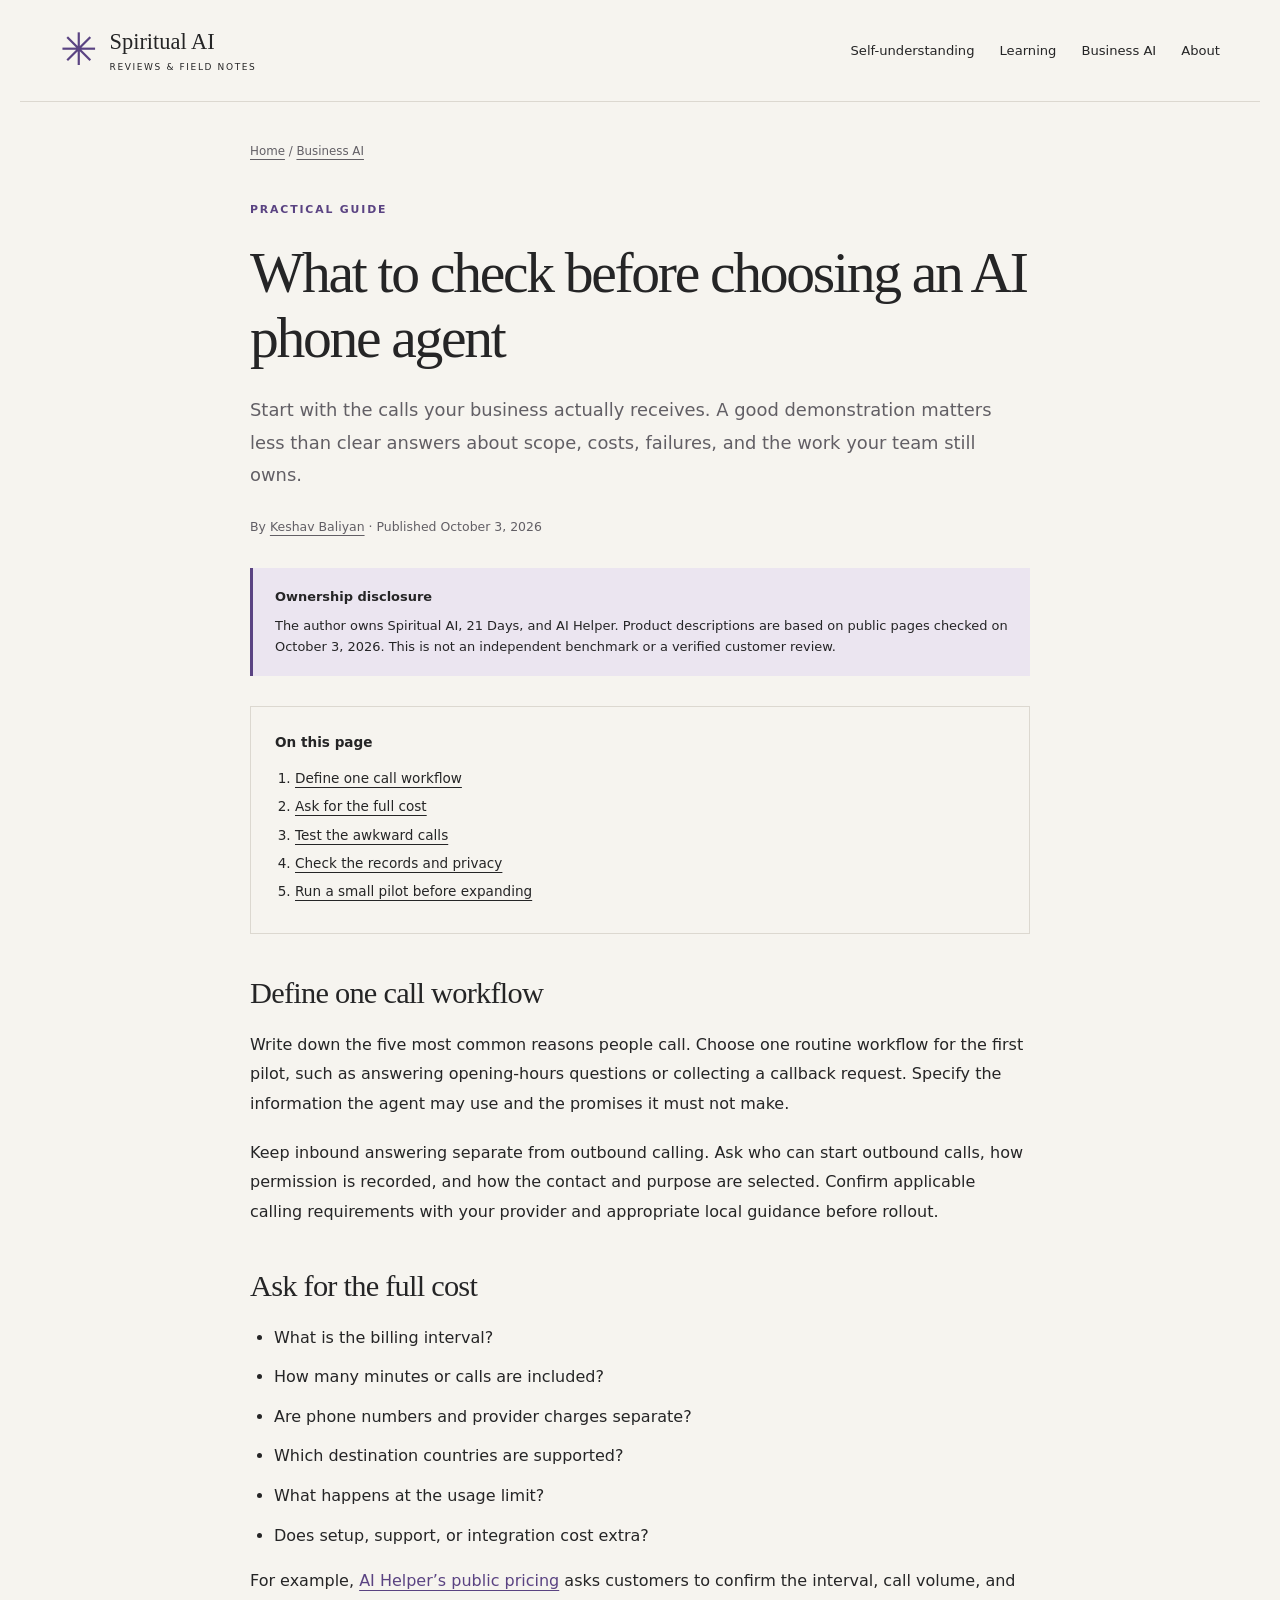
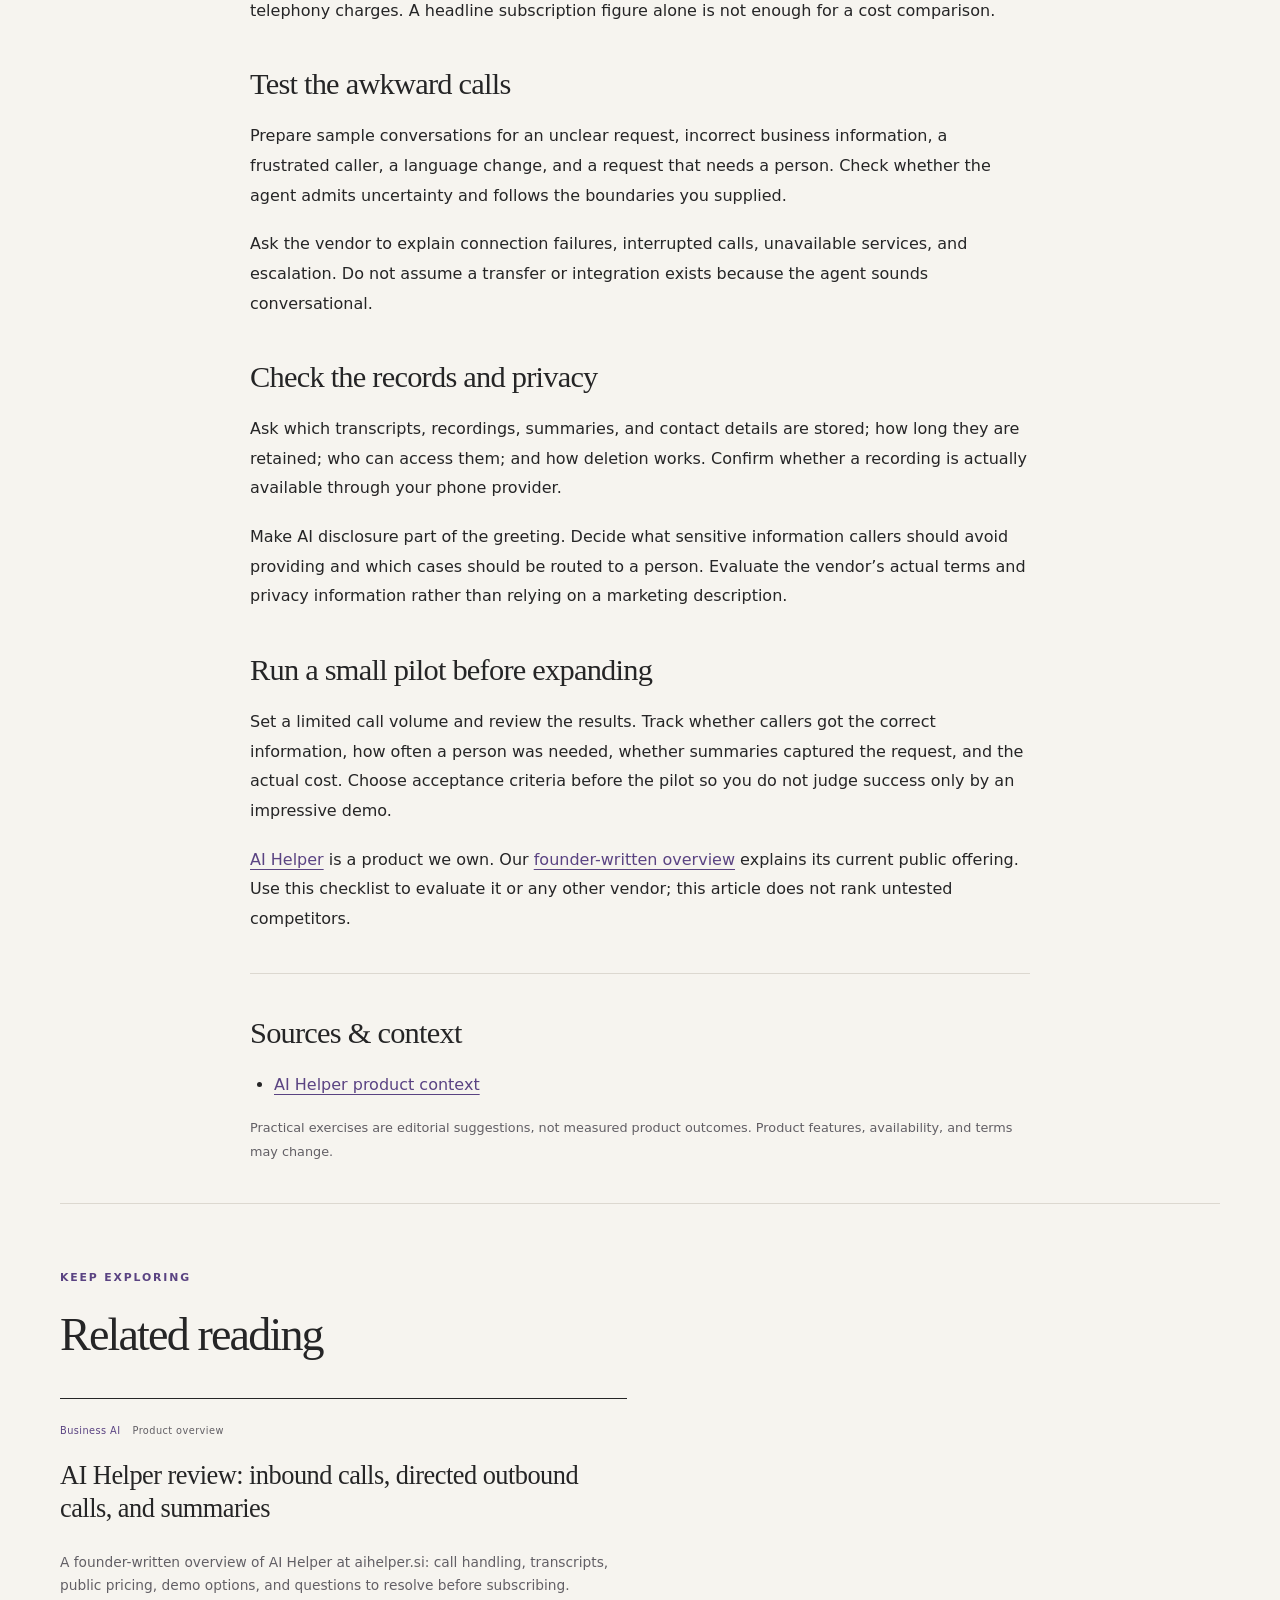
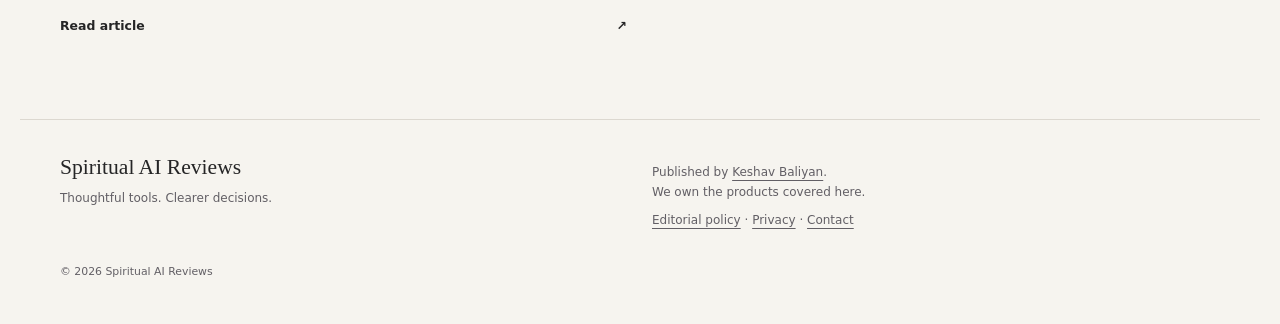
<file: articles/choosing-ai-phone-agent/index.html>
<!doctype html>
<html lang="en"><head><meta charset="utf-8"><meta name="viewport" content="width=device-width, initial-scale=1">
<title>What to check before choosing an AI phone agent | Spiritual AI Reviews</title><meta name="description" content="A practical checklist for evaluating business AI phone agents: call scope, human escalation, country support, total cost, transcripts, and a small pilot.">
<link rel="canonical" href="https://spirirtualaireviews.store/articles/choosing-ai-phone-agent/"><meta property="og:type" content="article">
<meta property="og:title" content="What to check before choosing an AI phone agent"><meta property="og:description" content="A practical checklist for evaluating business AI phone agents: call scope, human escalation, country support, total cost, transcripts, and a small pilot."><meta property="og:url" content="https://spirirtualaireviews.store/articles/choosing-ai-phone-agent/"><meta property="og:site_name" content="Spiritual AI Reviews">
<meta name="twitter:card" content="summary"><link rel="icon" href="/favicon.svg" type="image/svg+xml"><link rel="stylesheet" href="/style.css">
<script type="application/ld+json">[{"@context": "https://schema.org", "@type": "WebSite", "name": "Spiritual AI Reviews", "url": "https://spirirtualaireviews.store/"}, {"@context": "https://schema.org", "@type": "BlogPosting", "headline": "What to check before choosing an AI phone agent", "description": "A practical checklist for evaluating business AI phone agents: call scope, human escalation, country support, total cost, transcripts, and a small pilot.", "datePublished": "2026-10-03", "dateModified": "2026-10-03", "mainEntityOfPage": "https://spirirtualaireviews.store/articles/choosing-ai-phone-agent/", "url": "https://spirirtualaireviews.store/articles/choosing-ai-phone-agent/", "author": {"@type": "Person", "name": "Keshav Baliyan", "url": "https://spirirtualaireviews.store/about/", "sameAs": ["https://keshavbruh.in/"]}, "publisher": {"@type": "Organization", "name": "Spiritual AI Reviews", "url": "https://spirirtualaireviews.store/"}, "articleSection": "Business AI", "inLanguage": "en"}, {"@context": "https://schema.org", "@type": "BreadcrumbList", "itemListElement": [{"@type": "ListItem", "position": 1, "name": "Home", "item": "https://spirirtualaireviews.store/"}, {"@type": "ListItem", "position": 2, "name": "Business AI", "item": "https://spirirtualaireviews.store/topics/business-ai/"}, {"@type": "ListItem", "position": 3, "name": "What to check before choosing an AI phone agent", "item": "https://spirirtualaireviews.store/articles/choosing-ai-phone-agent/"}]}]</script></head><body>
<a class="skip" href="#main">Skip to content</a>
<header class="header"><a class="brand" href="/" aria-label="Spiritual AI Reviews home"><span class="brand-icon" aria-hidden="true">✳</span><span>Spiritual AI<span class="brand-sub">REVIEWS & FIELD NOTES</span></span></a>
<nav aria-label="Main navigation"><a href="/topics/self-understanding/">Self-understanding</a><a href="/topics/learning/">Learning</a><a href="/topics/business-ai/">Business AI</a><a href="/about/">About</a></nav></header>
<main id="main"><article class="article"><nav class="breadcrumbs" aria-label="Breadcrumb"><a href="/">Home</a> / <a href="/topics/business-ai/">Business AI</a></nav><header class="article-header"><p class="eyebrow">PRACTICAL GUIDE</p><h1>What to check before choosing an AI phone agent</h1><p class="lead">Start with the calls your business actually receives. A good demonstration matters less than clear answers about scope, costs, failures, and the work your team still owns.</p><p class="byline">By <a href="/about/">Keshav Baliyan</a> · Published <time datetime="2026-10-03">October 3, 2026</time></p></header><aside class="article-disclosure"><strong>Ownership disclosure</strong><p>The author owns Spiritual AI, 21 Days, and AI Helper. Product descriptions are based on public pages checked on October 3, 2026. This is not an independent benchmark or a verified customer review.</p></aside><nav class="toc" aria-label="On this page"><strong>On this page</strong><ol><li><a href="#section-1">Define one call workflow</a></li><li><a href="#section-2">Ask for the full cost</a></li><li><a href="#section-3">Test the awkward calls</a></li><li><a href="#section-4">Check the records and privacy</a></li><li><a href="#section-5">Run a small pilot before expanding</a></li></ol></nav><div class="article-body"><section id="section-1"><h2>Define one call workflow</h2><p>Write down the five most common reasons people call. Choose one routine workflow for the first pilot, such as answering opening-hours questions or collecting a callback request. Specify the information the agent may use and the promises it must not make.</p><p>Keep inbound answering separate from outbound calling. Ask who can start outbound calls, how permission is recorded, and how the contact and purpose are selected. Confirm applicable calling requirements with your provider and appropriate local guidance before rollout.</p></section><section id="section-2"><h2>Ask for the full cost</h2><ul><li>What is the billing interval?</li><li>How many minutes or calls are included?</li><li>Are phone numbers and provider charges separate?</li><li>Which destination countries are supported?</li><li>What happens at the usage limit?</li><li>Does setup, support, or integration cost extra?</li></ul><p>For example, <a href="https://aihelper.si/#pricing">AI Helper’s public pricing</a> asks customers to confirm the interval, call volume, and telephony charges. A headline subscription figure alone is not enough for a cost comparison.</p></section><section id="section-3"><h2>Test the awkward calls</h2><p>Prepare sample conversations for an unclear request, incorrect business information, a frustrated caller, a language change, and a request that needs a person. Check whether the agent admits uncertainty and follows the boundaries you supplied.</p><p>Ask the vendor to explain connection failures, interrupted calls, unavailable services, and escalation. Do not assume a transfer or integration exists because the agent sounds conversational.</p></section><section id="section-4"><h2>Check the records and privacy</h2><p>Ask which transcripts, recordings, summaries, and contact details are stored; how long they are retained; who can access them; and how deletion works. Confirm whether a recording is actually available through your phone provider.</p><p>Make AI disclosure part of the greeting. Decide what sensitive information callers should avoid providing and which cases should be routed to a person. Evaluate the vendor’s actual terms and privacy information rather than relying on a marketing description.</p></section><section id="section-5"><h2>Run a small pilot before expanding</h2><p>Set a limited call volume and review the results. Track whether callers got the correct information, how often a person was needed, whether summaries captured the request, and the actual cost. Choose acceptance criteria before the pilot so you do not judge success only by an impressive demo.</p><p><a href="https://aihelper.si/">AI Helper</a> is a product we own. Our <a href="/articles/ai-helper-review/">founder-written overview</a> explains its current public offering. Use this checklist to evaluate it or any other vendor; this article does not rank untested competitors.</p></section><section class="sources"><h2>Sources & context</h2><ul><li><a href="https://aihelper.si/">AI Helper product context</a></li></ul><p>Practical exercises are editorial suggestions, not measured product outcomes. Product features, availability, and terms may change.</p></section></div></article><section class="section related"><p class="eyebrow">KEEP EXPLORING</p><h2>Related reading</h2><div class="cards"><article class="card"><div class="card-meta"><span>Business AI</span><span>Product overview</span></div><h3><a href="/articles/ai-helper-review/">AI Helper review: inbound calls, directed outbound calls, and summaries</a></h3><p>A founder-written overview of AI Helper at aihelper.si: call handling, transcripts, public pricing, demo options, and questions to resolve before subscribing.</p><a class="read-link" href="/articles/ai-helper-review/">Read article <span aria-hidden="true">↗</span><span class="sr-only">: AI Helper review: inbound calls, directed outbound calls, and summaries</span></a></article></div></section></main>
<footer><div><a class="footer-brand" href="/">Spiritual AI Reviews</a><p>Thoughtful tools. Clearer decisions.</p></div><div><p>Published by <a href="https://keshavbruh.in/">Keshav Baliyan</a>.<br>We own the products covered here.</p><a href="/editorial-policy/">Editorial policy</a> · <a href="/privacy/">Privacy</a> · <a href="/about/">Contact</a></div><p class="copyright">© 2026 Spiritual AI Reviews</p></footer>
</body></html>
</file>
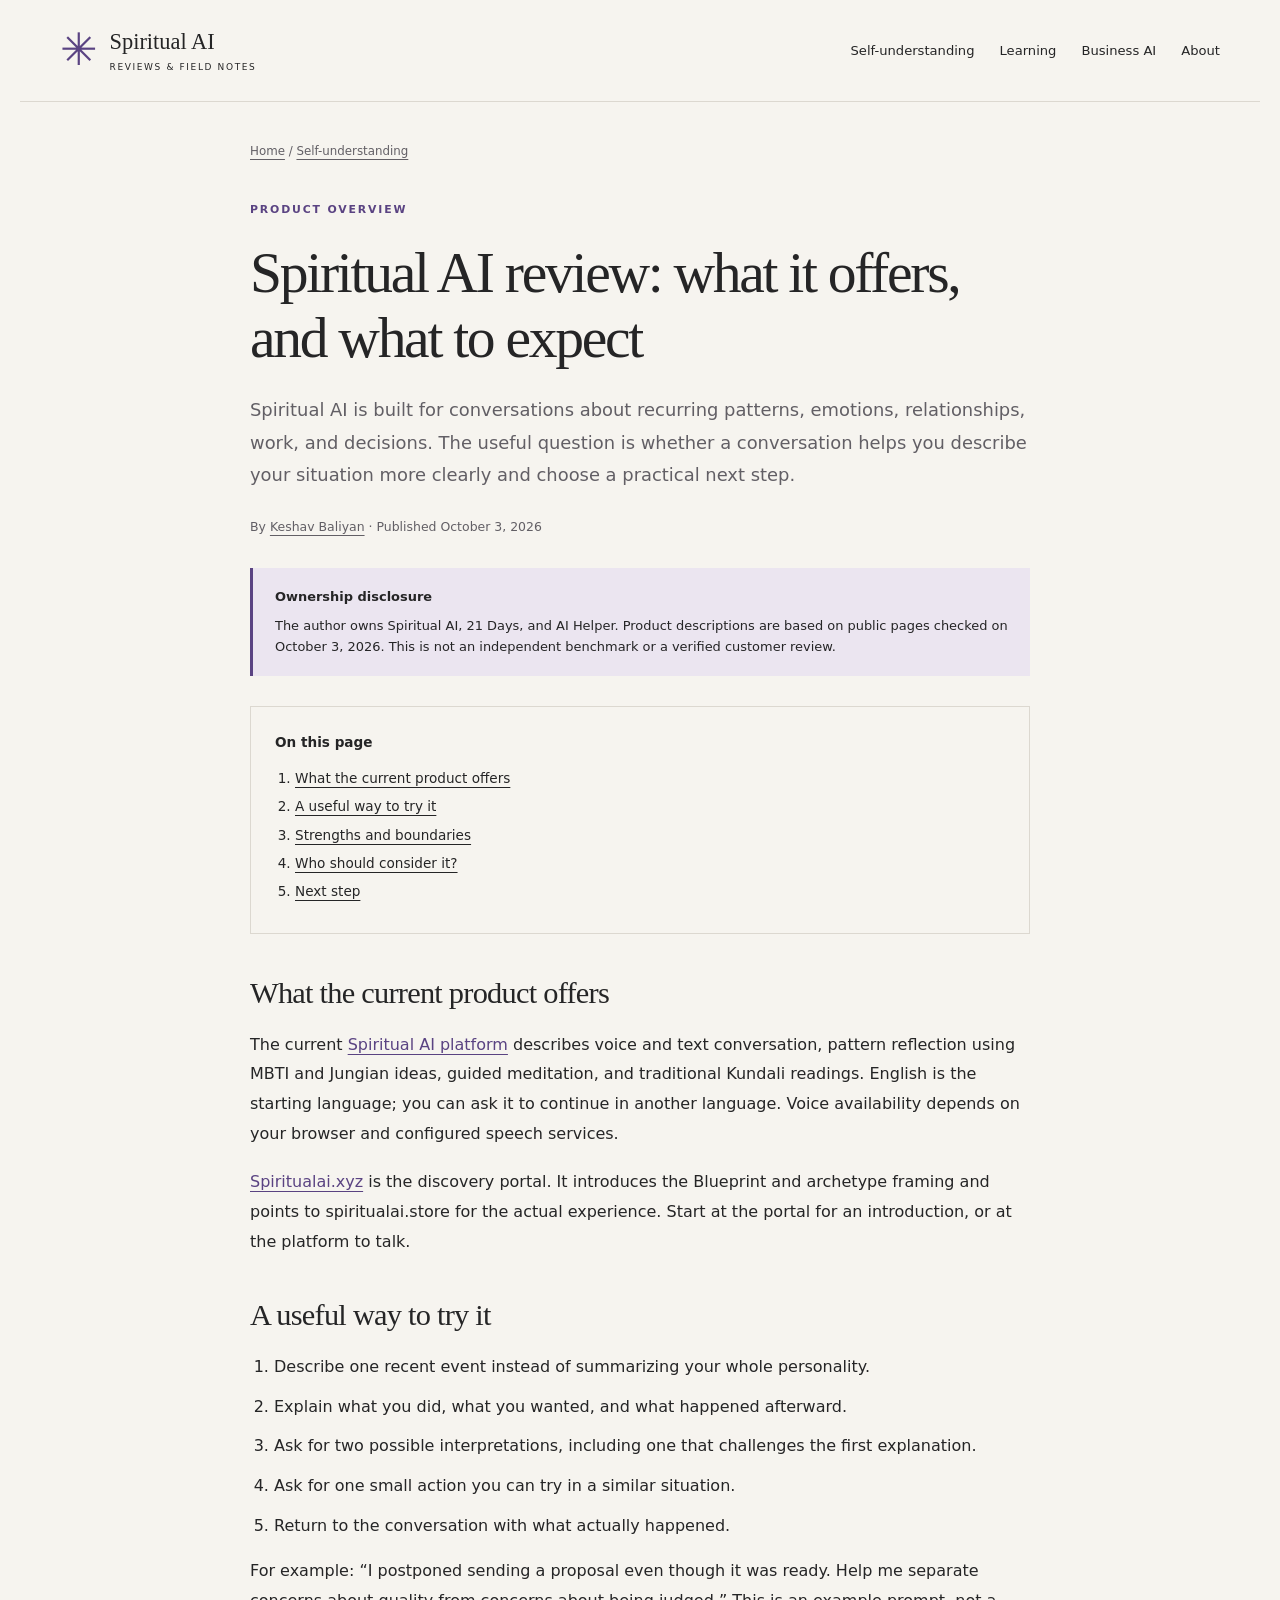
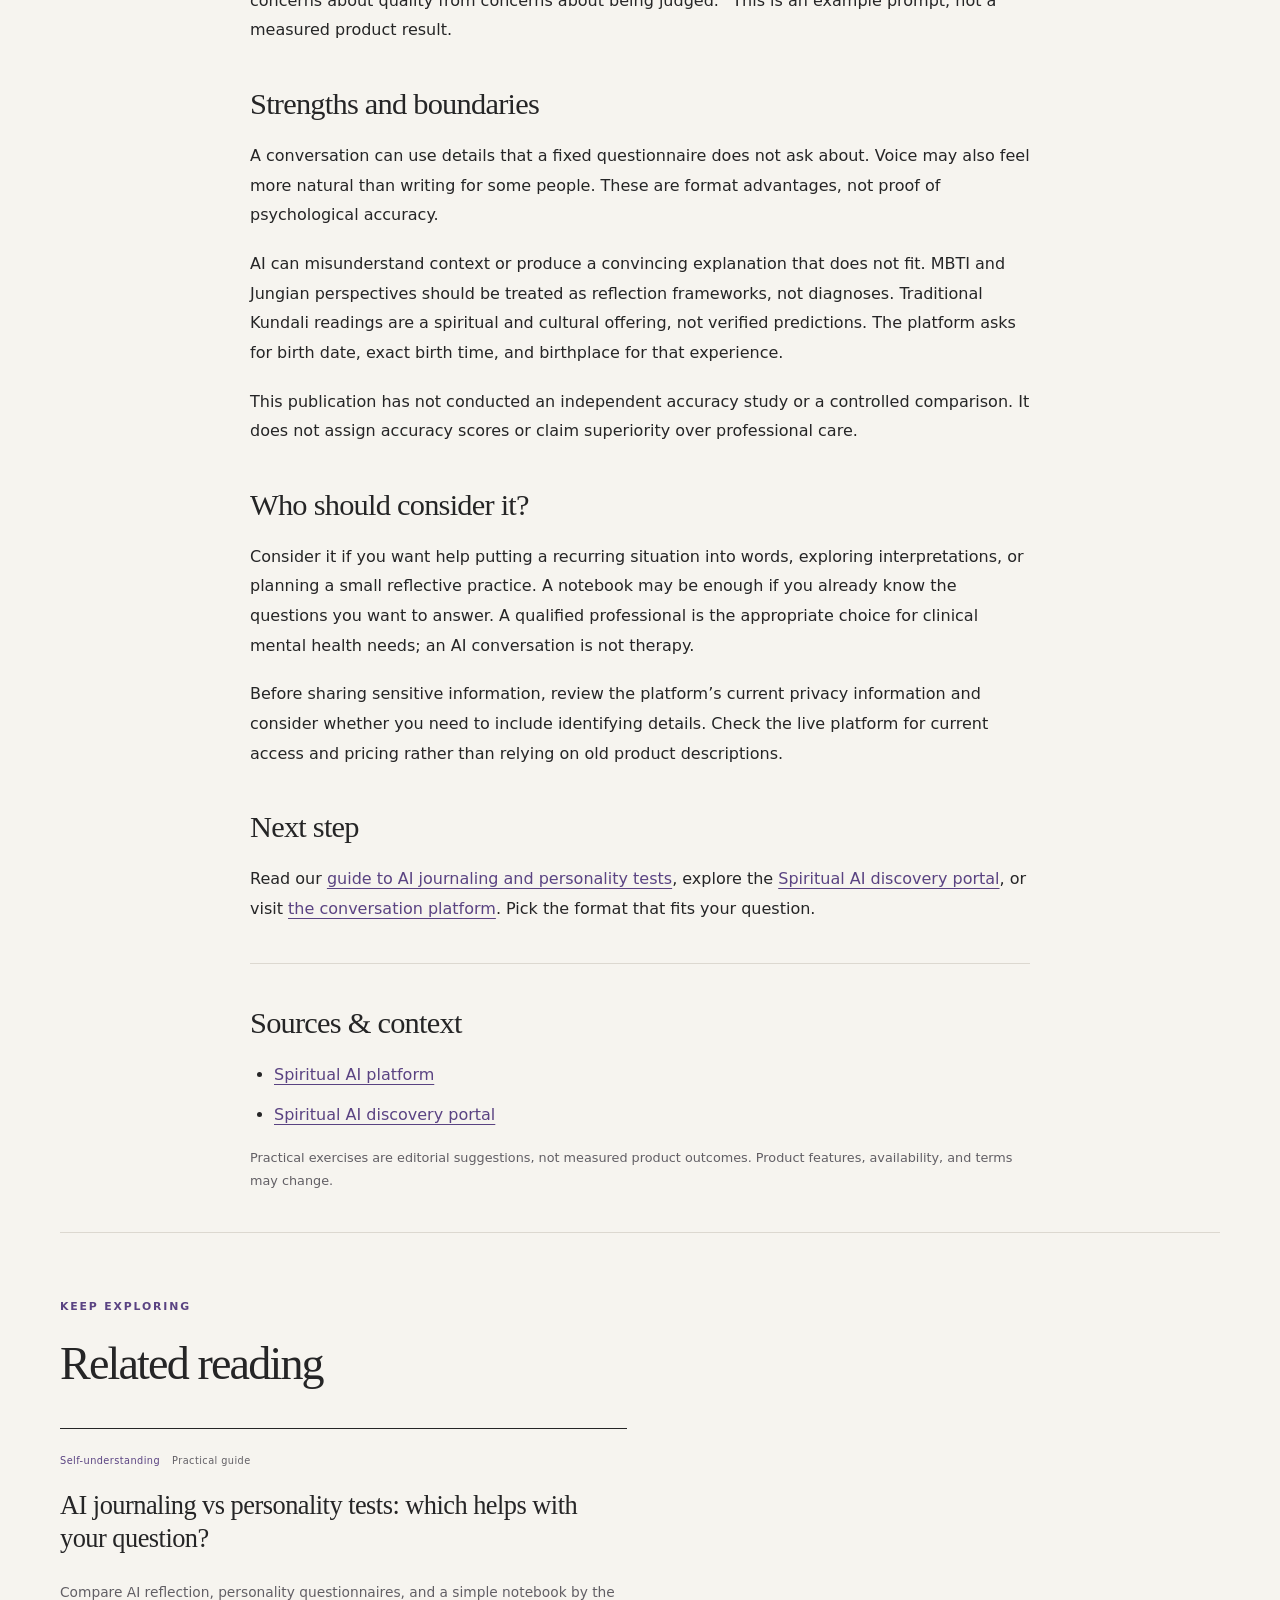
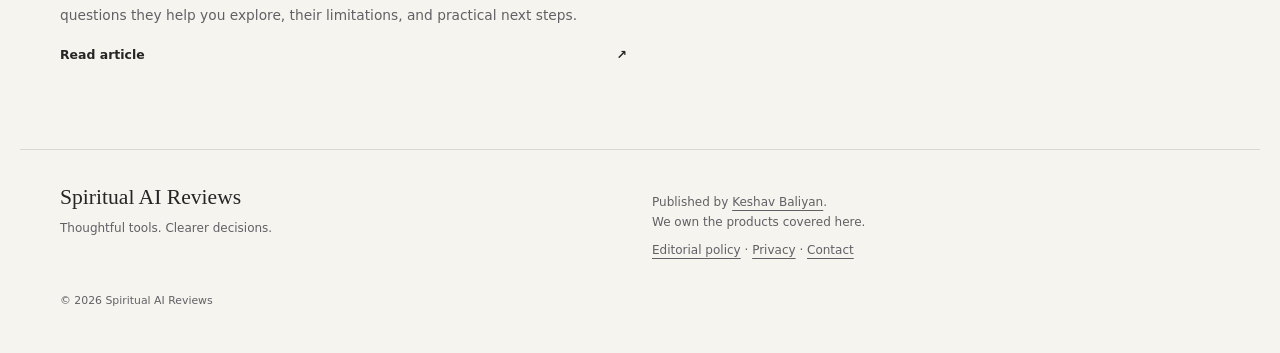
<file: articles/spiritual-ai-review/index.html>
<!doctype html>
<html lang="en"><head><meta charset="utf-8"><meta name="viewport" content="width=device-width, initial-scale=1">
<title>Spiritual AI review: what it offers, and what to expect | Spiritual AI Reviews</title><meta name="description" content="A founder-written overview of Spiritual AI voice and text reflection, MBTI and Jungian perspectives, meditation, and traditional Kundali readings.">
<link rel="canonical" href="https://spirirtualaireviews.store/articles/spiritual-ai-review/"><meta property="og:type" content="article">
<meta property="og:title" content="Spiritual AI review: what it offers, and what to expect"><meta property="og:description" content="A founder-written overview of Spiritual AI voice and text reflection, MBTI and Jungian perspectives, meditation, and traditional Kundali readings."><meta property="og:url" content="https://spirirtualaireviews.store/articles/spiritual-ai-review/"><meta property="og:site_name" content="Spiritual AI Reviews">
<meta name="twitter:card" content="summary"><link rel="icon" href="/favicon.svg" type="image/svg+xml"><link rel="stylesheet" href="/style.css">
<script type="application/ld+json">[{"@context": "https://schema.org", "@type": "WebSite", "name": "Spiritual AI Reviews", "url": "https://spirirtualaireviews.store/"}, {"@context": "https://schema.org", "@type": "BlogPosting", "headline": "Spiritual AI review: what it offers, and what to expect", "description": "A founder-written overview of Spiritual AI voice and text reflection, MBTI and Jungian perspectives, meditation, and traditional Kundali readings.", "datePublished": "2026-10-03", "dateModified": "2026-10-03", "mainEntityOfPage": "https://spirirtualaireviews.store/articles/spiritual-ai-review/", "url": "https://spirirtualaireviews.store/articles/spiritual-ai-review/", "author": {"@type": "Person", "name": "Keshav Baliyan", "url": "https://spirirtualaireviews.store/about/", "sameAs": ["https://keshavbruh.in/"]}, "publisher": {"@type": "Organization", "name": "Spiritual AI Reviews", "url": "https://spirirtualaireviews.store/"}, "articleSection": "Self-understanding", "inLanguage": "en"}, {"@context": "https://schema.org", "@type": "BreadcrumbList", "itemListElement": [{"@type": "ListItem", "position": 1, "name": "Home", "item": "https://spirirtualaireviews.store/"}, {"@type": "ListItem", "position": 2, "name": "Self-understanding", "item": "https://spirirtualaireviews.store/topics/self-understanding/"}, {"@type": "ListItem", "position": 3, "name": "Spiritual AI review: what it offers, and what to expect", "item": "https://spirirtualaireviews.store/articles/spiritual-ai-review/"}]}]</script></head><body>
<a class="skip" href="#main">Skip to content</a>
<header class="header"><a class="brand" href="/" aria-label="Spiritual AI Reviews home"><span class="brand-icon" aria-hidden="true">✳</span><span>Spiritual AI<span class="brand-sub">REVIEWS & FIELD NOTES</span></span></a>
<nav aria-label="Main navigation"><a href="/topics/self-understanding/">Self-understanding</a><a href="/topics/learning/">Learning</a><a href="/topics/business-ai/">Business AI</a><a href="/about/">About</a></nav></header>
<main id="main"><article class="article"><nav class="breadcrumbs" aria-label="Breadcrumb"><a href="/">Home</a> / <a href="/topics/self-understanding/">Self-understanding</a></nav><header class="article-header"><p class="eyebrow">PRODUCT OVERVIEW</p><h1>Spiritual AI review: what it offers, and what to expect</h1><p class="lead">Spiritual AI is built for conversations about recurring patterns, emotions, relationships, work, and decisions. The useful question is whether a conversation helps you describe your situation more clearly and choose a practical next step.</p><p class="byline">By <a href="/about/">Keshav Baliyan</a> · Published <time datetime="2026-10-03">October 3, 2026</time></p></header><aside class="article-disclosure"><strong>Ownership disclosure</strong><p>The author owns Spiritual AI, 21 Days, and AI Helper. Product descriptions are based on public pages checked on October 3, 2026. This is not an independent benchmark or a verified customer review.</p></aside><nav class="toc" aria-label="On this page"><strong>On this page</strong><ol><li><a href="#section-1">What the current product offers</a></li><li><a href="#section-2">A useful way to try it</a></li><li><a href="#section-3">Strengths and boundaries</a></li><li><a href="#section-4">Who should consider it?</a></li><li><a href="#section-5">Next step</a></li></ol></nav><div class="article-body"><section id="section-1"><h2>What the current product offers</h2><p>The current <a href="https://spiritualai.store/">Spiritual AI platform</a> describes voice and text conversation, pattern reflection using MBTI and Jungian ideas, guided meditation, and traditional Kundali readings. English is the starting language; you can ask it to continue in another language. Voice availability depends on your browser and configured speech services.</p><p><a href="https://spiritualai.xyz/">Spiritualai.xyz</a> is the discovery portal. It introduces the Blueprint and archetype framing and points to spiritualai.store for the actual experience. Start at the portal for an introduction, or at the platform to talk.</p></section><section id="section-2"><h2>A useful way to try it</h2><ol><li>Describe one recent event instead of summarizing your whole personality.</li><li>Explain what you did, what you wanted, and what happened afterward.</li><li>Ask for two possible interpretations, including one that challenges the first explanation.</li><li>Ask for one small action you can try in a similar situation.</li><li>Return to the conversation with what actually happened.</li></ol><p>For example: “I postponed sending a proposal even though it was ready. Help me separate concerns about quality from concerns about being judged.” This is an example prompt, not a measured product result.</p></section><section id="section-3"><h2>Strengths and boundaries</h2><p>A conversation can use details that a fixed questionnaire does not ask about. Voice may also feel more natural than writing for some people. These are format advantages, not proof of psychological accuracy.</p><p>AI can misunderstand context or produce a convincing explanation that does not fit. MBTI and Jungian perspectives should be treated as reflection frameworks, not diagnoses. Traditional Kundali readings are a spiritual and cultural offering, not verified predictions. The platform asks for birth date, exact birth time, and birthplace for that experience.</p><p>This publication has not conducted an independent accuracy study or a controlled comparison. It does not assign accuracy scores or claim superiority over professional care.</p></section><section id="section-4"><h2>Who should consider it?</h2><p>Consider it if you want help putting a recurring situation into words, exploring interpretations, or planning a small reflective practice. A notebook may be enough if you already know the questions you want to answer. A qualified professional is the appropriate choice for clinical mental health needs; an AI conversation is not therapy.</p><p>Before sharing sensitive information, review the platform’s current privacy information and consider whether you need to include identifying details. Check the live platform for current access and pricing rather than relying on old product descriptions.</p></section><section id="section-5"><h2>Next step</h2><p>Read our <a href="/articles/ai-journaling-vs-personality-tests/">guide to AI journaling and personality tests</a>, explore the <a href="https://spiritualai.xyz/">Spiritual AI discovery portal</a>, or visit <a href="https://spiritualai.store/">the conversation platform</a>. Pick the format that fits your question.</p></section><section class="sources"><h2>Sources & context</h2><ul><li><a href="https://spiritualai.store/">Spiritual AI platform</a></li><li><a href="https://spiritualai.xyz/">Spiritual AI discovery portal</a></li></ul><p>Practical exercises are editorial suggestions, not measured product outcomes. Product features, availability, and terms may change.</p></section></div></article><section class="section related"><p class="eyebrow">KEEP EXPLORING</p><h2>Related reading</h2><div class="cards"><article class="card"><div class="card-meta"><span>Self-understanding</span><span>Practical guide</span></div><h3><a href="/articles/ai-journaling-vs-personality-tests/">AI journaling vs personality tests: which helps with your question?</a></h3><p>Compare AI reflection, personality questionnaires, and a simple notebook by the questions they help you explore, their limitations, and practical next steps.</p><a class="read-link" href="/articles/ai-journaling-vs-personality-tests/">Read article <span aria-hidden="true">↗</span><span class="sr-only">: AI journaling vs personality tests: which helps with your question?</span></a></article></div></section></main>
<footer><div><a class="footer-brand" href="/">Spiritual AI Reviews</a><p>Thoughtful tools. Clearer decisions.</p></div><div><p>Published by <a href="https://keshavbruh.in/">Keshav Baliyan</a>.<br>We own the products covered here.</p><a href="/editorial-policy/">Editorial policy</a> · <a href="/privacy/">Privacy</a> · <a href="/about/">Contact</a></div><p class="copyright">© 2026 Spiritual AI Reviews</p></footer>
</body></html>
</file>
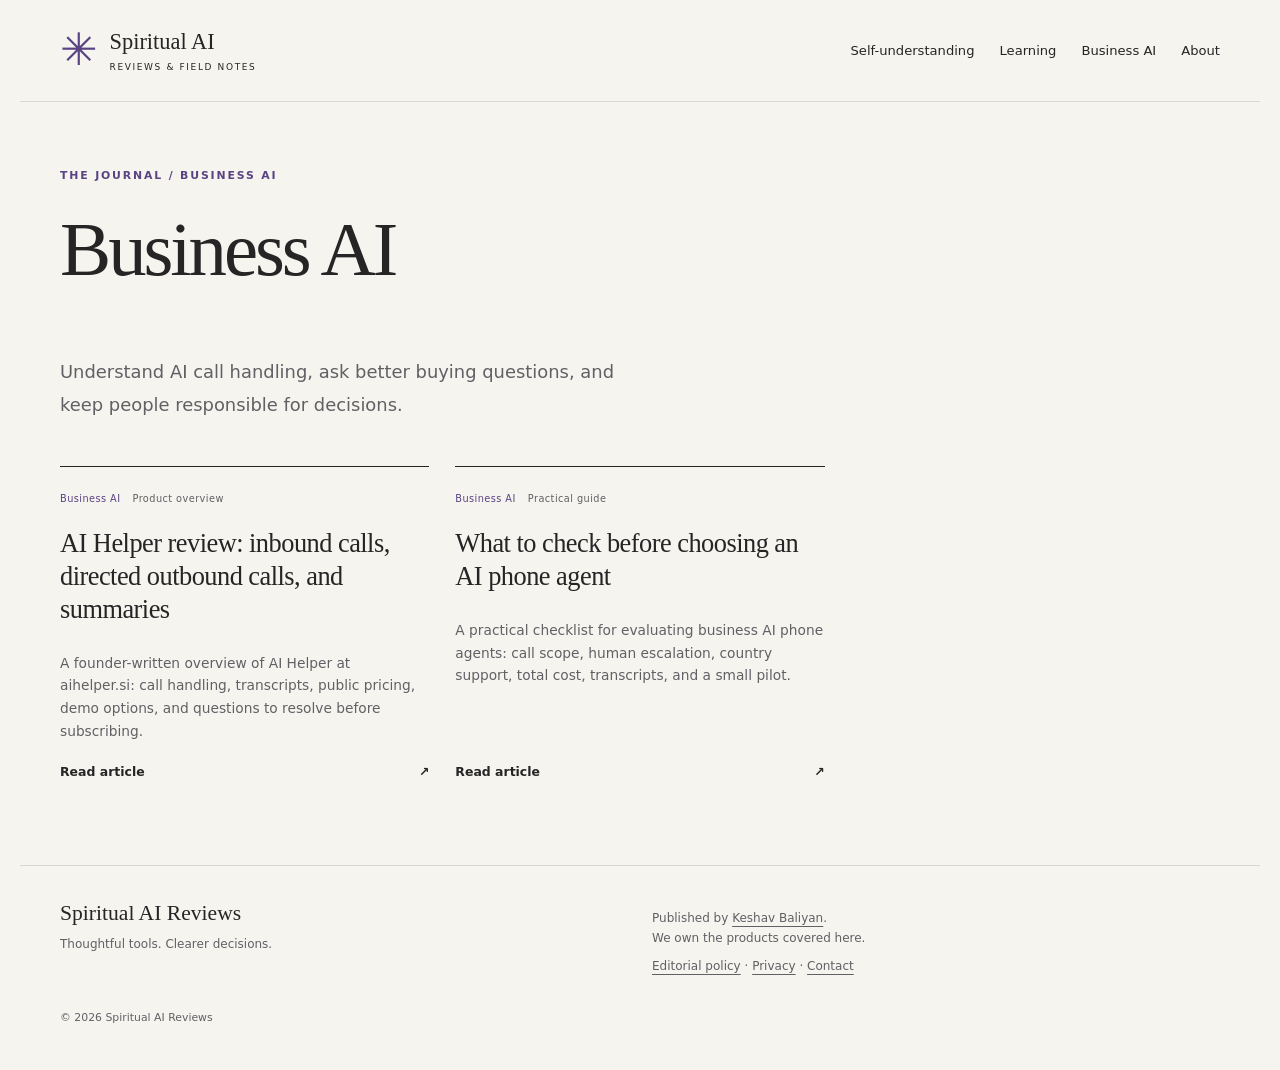
<file: topics/business-ai/index.html>
<!doctype html>
<html lang="en"><head><meta charset="utf-8"><meta name="viewport" content="width=device-width, initial-scale=1">
<title>Business AI guides &amp; product overviews | Spiritual AI Reviews</title><meta name="description" content="Understand AI call handling, ask better buying questions, and keep people responsible for decisions.">
<link rel="canonical" href="https://spirirtualaireviews.store/topics/business-ai/"><meta property="og:type" content="website">
<meta property="og:title" content="Business AI guides &amp; product overviews"><meta property="og:description" content="Understand AI call handling, ask better buying questions, and keep people responsible for decisions."><meta property="og:url" content="https://spirirtualaireviews.store/topics/business-ai/"><meta property="og:site_name" content="Spiritual AI Reviews">
<meta name="twitter:card" content="summary"><link rel="icon" href="/favicon.svg" type="image/svg+xml"><link rel="stylesheet" href="/style.css">
<script type="application/ld+json">[{"@context": "https://schema.org", "@type": "WebSite", "name": "Spiritual AI Reviews", "url": "https://spirirtualaireviews.store/"}]</script></head><body>
<a class="skip" href="#main">Skip to content</a>
<header class="header"><a class="brand" href="/" aria-label="Spiritual AI Reviews home"><span class="brand-icon" aria-hidden="true">✳</span><span>Spiritual AI<span class="brand-sub">REVIEWS & FIELD NOTES</span></span></a>
<nav aria-label="Main navigation"><a href="/topics/self-understanding/">Self-understanding</a><a href="/topics/learning/">Learning</a><a href="/topics/business-ai/">Business AI</a><a href="/about/">About</a></nav></header>
<main id="main"><section class="section"><p class="eyebrow">THE JOURNAL / BUSINESS AI</p><h1 class="page-title">Business AI</h1><p class="lead">Understand AI call handling, ask better buying questions, and keep people responsible for decisions.</p><div class="cards"><article class="card"><div class="card-meta"><span>Business AI</span><span>Product overview</span></div><h3><a href="/articles/ai-helper-review/">AI Helper review: inbound calls, directed outbound calls, and summaries</a></h3><p>A founder-written overview of AI Helper at aihelper.si: call handling, transcripts, public pricing, demo options, and questions to resolve before subscribing.</p><a class="read-link" href="/articles/ai-helper-review/">Read article <span aria-hidden="true">↗</span><span class="sr-only">: AI Helper review: inbound calls, directed outbound calls, and summaries</span></a></article><article class="card"><div class="card-meta"><span>Business AI</span><span>Practical guide</span></div><h3><a href="/articles/choosing-ai-phone-agent/">What to check before choosing an AI phone agent</a></h3><p>A practical checklist for evaluating business AI phone agents: call scope, human escalation, country support, total cost, transcripts, and a small pilot.</p><a class="read-link" href="/articles/choosing-ai-phone-agent/">Read article <span aria-hidden="true">↗</span><span class="sr-only">: What to check before choosing an AI phone agent</span></a></article></div></section></main>
<footer><div><a class="footer-brand" href="/">Spiritual AI Reviews</a><p>Thoughtful tools. Clearer decisions.</p></div><div><p>Published by <a href="https://keshavbruh.in/">Keshav Baliyan</a>.<br>We own the products covered here.</p><a href="/editorial-policy/">Editorial policy</a> · <a href="/privacy/">Privacy</a> · <a href="/about/">Contact</a></div><p class="copyright">© 2026 Spiritual AI Reviews</p></footer>
</body></html>
</file>
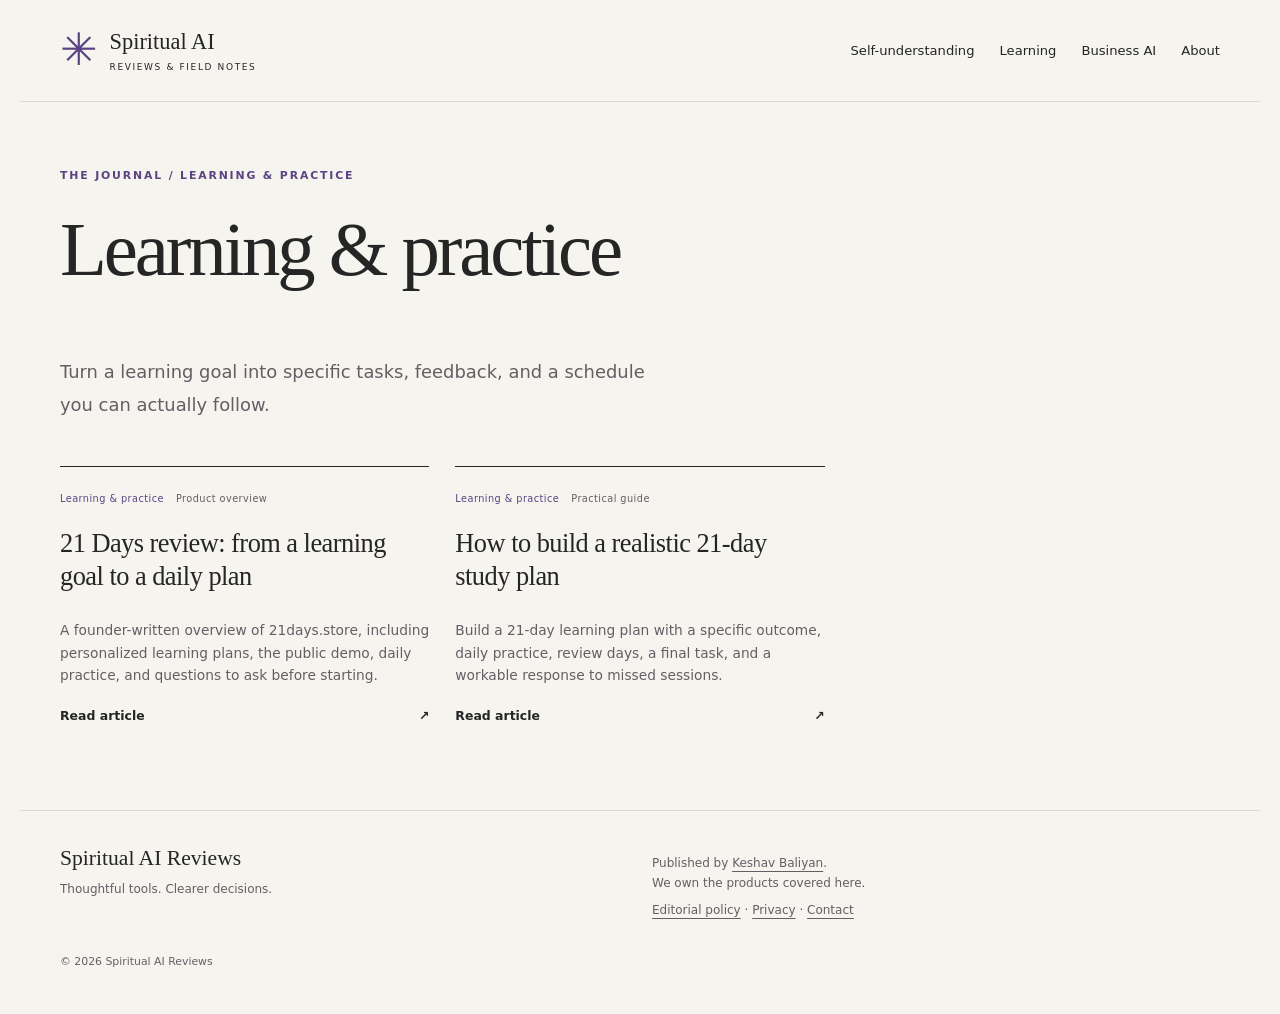
<file: topics/learning/index.html>
<!doctype html>
<html lang="en"><head><meta charset="utf-8"><meta name="viewport" content="width=device-width, initial-scale=1">
<title>Learning &amp; practice guides &amp; product overviews | Spiritual AI Reviews</title><meta name="description" content="Turn a learning goal into specific tasks, feedback, and a schedule you can actually follow.">
<link rel="canonical" href="https://spirirtualaireviews.store/topics/learning/"><meta property="og:type" content="website">
<meta property="og:title" content="Learning &amp; practice guides &amp; product overviews"><meta property="og:description" content="Turn a learning goal into specific tasks, feedback, and a schedule you can actually follow."><meta property="og:url" content="https://spirirtualaireviews.store/topics/learning/"><meta property="og:site_name" content="Spiritual AI Reviews">
<meta name="twitter:card" content="summary"><link rel="icon" href="/favicon.svg" type="image/svg+xml"><link rel="stylesheet" href="/style.css">
<script type="application/ld+json">[{"@context": "https://schema.org", "@type": "WebSite", "name": "Spiritual AI Reviews", "url": "https://spirirtualaireviews.store/"}]</script></head><body>
<a class="skip" href="#main">Skip to content</a>
<header class="header"><a class="brand" href="/" aria-label="Spiritual AI Reviews home"><span class="brand-icon" aria-hidden="true">✳</span><span>Spiritual AI<span class="brand-sub">REVIEWS & FIELD NOTES</span></span></a>
<nav aria-label="Main navigation"><a href="/topics/self-understanding/">Self-understanding</a><a href="/topics/learning/">Learning</a><a href="/topics/business-ai/">Business AI</a><a href="/about/">About</a></nav></header>
<main id="main"><section class="section"><p class="eyebrow">THE JOURNAL / LEARNING & PRACTICE</p><h1 class="page-title">Learning & practice</h1><p class="lead">Turn a learning goal into specific tasks, feedback, and a schedule you can actually follow.</p><div class="cards"><article class="card"><div class="card-meta"><span>Learning & practice</span><span>Product overview</span></div><h3><a href="/articles/21-days-review/">21 Days review: from a learning goal to a daily plan</a></h3><p>A founder-written overview of 21days.store, including personalized learning plans, the public demo, daily practice, and questions to ask before starting.</p><a class="read-link" href="/articles/21-days-review/">Read article <span aria-hidden="true">↗</span><span class="sr-only">: 21 Days review: from a learning goal to a daily plan</span></a></article><article class="card"><div class="card-meta"><span>Learning & practice</span><span>Practical guide</span></div><h3><a href="/articles/21-day-study-plan/">How to build a realistic 21-day study plan</a></h3><p>Build a 21-day learning plan with a specific outcome, daily practice, review days, a final task, and a workable response to missed sessions.</p><a class="read-link" href="/articles/21-day-study-plan/">Read article <span aria-hidden="true">↗</span><span class="sr-only">: How to build a realistic 21-day study plan</span></a></article></div></section></main>
<footer><div><a class="footer-brand" href="/">Spiritual AI Reviews</a><p>Thoughtful tools. Clearer decisions.</p></div><div><p>Published by <a href="https://keshavbruh.in/">Keshav Baliyan</a>.<br>We own the products covered here.</p><a href="/editorial-policy/">Editorial policy</a> · <a href="/privacy/">Privacy</a> · <a href="/about/">Contact</a></div><p class="copyright">© 2026 Spiritual AI Reviews</p></footer>
</body></html>
</file>
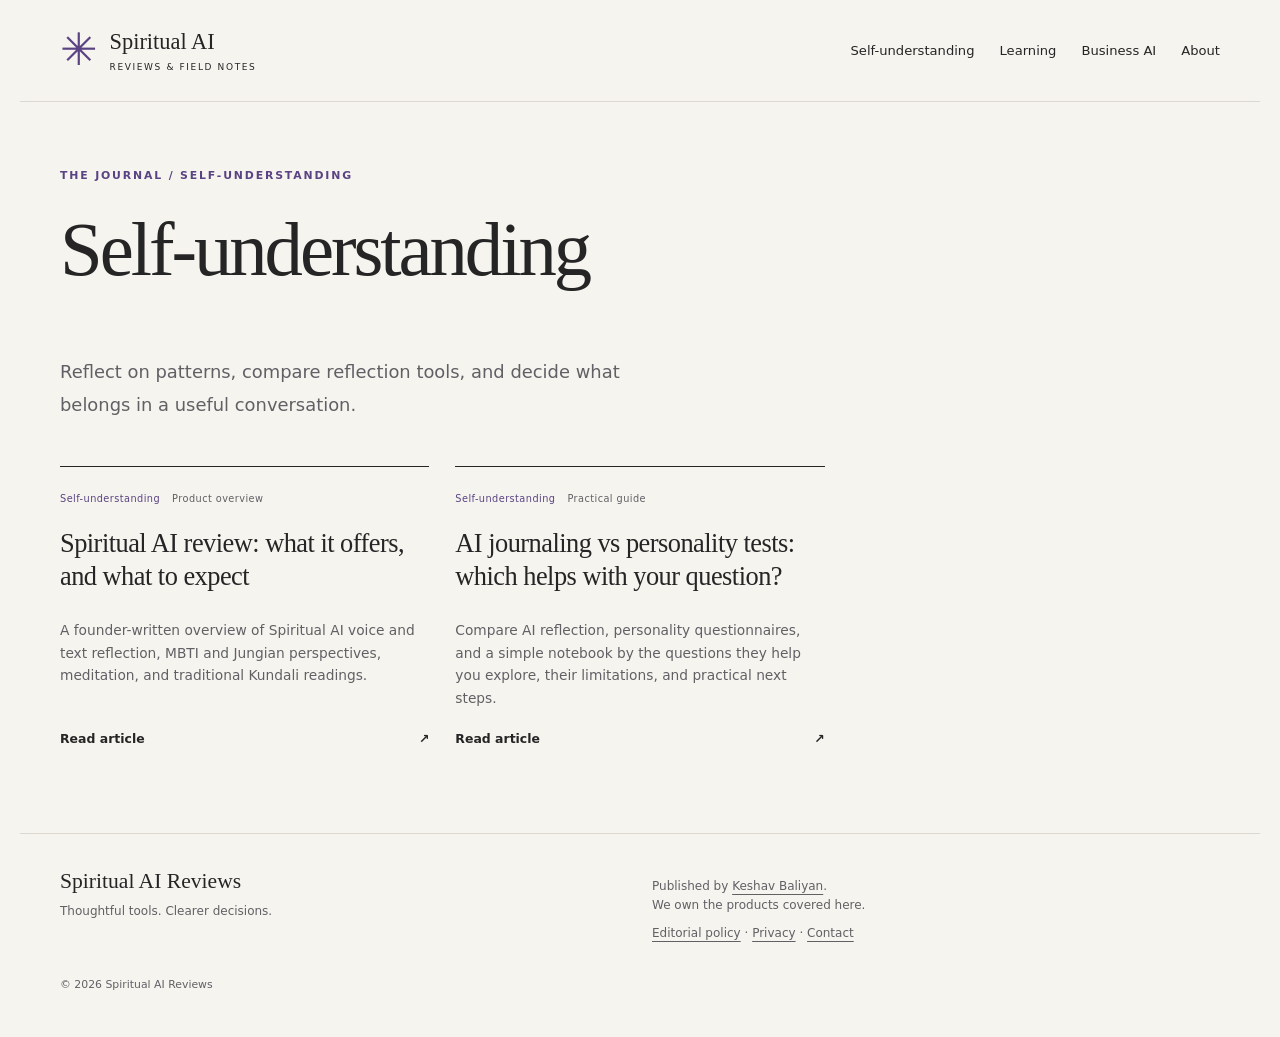
<file: topics/self-understanding/index.html>
<!doctype html>
<html lang="en"><head><meta charset="utf-8"><meta name="viewport" content="width=device-width, initial-scale=1">
<title>Self-understanding guides &amp; product overviews | Spiritual AI Reviews</title><meta name="description" content="Reflect on patterns, compare reflection tools, and decide what belongs in a useful conversation.">
<link rel="canonical" href="https://spirirtualaireviews.store/topics/self-understanding/"><meta property="og:type" content="website">
<meta property="og:title" content="Self-understanding guides &amp; product overviews"><meta property="og:description" content="Reflect on patterns, compare reflection tools, and decide what belongs in a useful conversation."><meta property="og:url" content="https://spirirtualaireviews.store/topics/self-understanding/"><meta property="og:site_name" content="Spiritual AI Reviews">
<meta name="twitter:card" content="summary"><link rel="icon" href="/favicon.svg" type="image/svg+xml"><link rel="stylesheet" href="/style.css">
<script type="application/ld+json">[{"@context": "https://schema.org", "@type": "WebSite", "name": "Spiritual AI Reviews", "url": "https://spirirtualaireviews.store/"}]</script></head><body>
<a class="skip" href="#main">Skip to content</a>
<header class="header"><a class="brand" href="/" aria-label="Spiritual AI Reviews home"><span class="brand-icon" aria-hidden="true">✳</span><span>Spiritual AI<span class="brand-sub">REVIEWS & FIELD NOTES</span></span></a>
<nav aria-label="Main navigation"><a href="/topics/self-understanding/">Self-understanding</a><a href="/topics/learning/">Learning</a><a href="/topics/business-ai/">Business AI</a><a href="/about/">About</a></nav></header>
<main id="main"><section class="section"><p class="eyebrow">THE JOURNAL / SELF-UNDERSTANDING</p><h1 class="page-title">Self-understanding</h1><p class="lead">Reflect on patterns, compare reflection tools, and decide what belongs in a useful conversation.</p><div class="cards"><article class="card"><div class="card-meta"><span>Self-understanding</span><span>Product overview</span></div><h3><a href="/articles/spiritual-ai-review/">Spiritual AI review: what it offers, and what to expect</a></h3><p>A founder-written overview of Spiritual AI voice and text reflection, MBTI and Jungian perspectives, meditation, and traditional Kundali readings.</p><a class="read-link" href="/articles/spiritual-ai-review/">Read article <span aria-hidden="true">↗</span><span class="sr-only">: Spiritual AI review: what it offers, and what to expect</span></a></article><article class="card"><div class="card-meta"><span>Self-understanding</span><span>Practical guide</span></div><h3><a href="/articles/ai-journaling-vs-personality-tests/">AI journaling vs personality tests: which helps with your question?</a></h3><p>Compare AI reflection, personality questionnaires, and a simple notebook by the questions they help you explore, their limitations, and practical next steps.</p><a class="read-link" href="/articles/ai-journaling-vs-personality-tests/">Read article <span aria-hidden="true">↗</span><span class="sr-only">: AI journaling vs personality tests: which helps with your question?</span></a></article></div></section></main>
<footer><div><a class="footer-brand" href="/">Spiritual AI Reviews</a><p>Thoughtful tools. Clearer decisions.</p></div><div><p>Published by <a href="https://keshavbruh.in/">Keshav Baliyan</a>.<br>We own the products covered here.</p><a href="/editorial-policy/">Editorial policy</a> · <a href="/privacy/">Privacy</a> · <a href="/about/">Contact</a></div><p class="copyright">© 2026 Spiritual AI Reviews</p></footer>
</body></html>
</file>
<file: style.css>
:root{--paper:#f6f4ef;--ink:#252526;--muted:#625f65;--purple:#5a4382;--line:#dcd8d0;--serif:Georgia,'Times New Roman',serif;--sans:system-ui,-apple-system,BlinkMacSystemFont,'Segoe UI',sans-serif}*{box-sizing:border-box}html{scroll-behavior:smooth;scroll-padding-top:24px}body{margin:0;background:var(--paper);color:var(--ink);font-family:var(--sans);line-height:1.65}a{color:inherit;text-underline-offset:4px}a:hover{color:var(--purple)}a:focus-visible,summary:focus-visible{outline:3px solid var(--purple);outline-offset:5px}::selection{background:#dbcef0}h1,h2,h3,p{margin-top:0}h1,h2,h3{line-height:1.12}h1,h2{font-family:var(--serif);font-weight:400;letter-spacing:-.04em}h1{font-size:clamp(2.5rem,6vw,5.6rem)}h2{font-size:clamp(2rem,3.6vw,3rem)}h3{font-size:1.35rem;font-weight:550}p{margin-bottom:1.2rem}.header,main,footer{max-width:1240px;margin:auto;padding-left:40px;padding-right:40px}.header{display:flex;justify-content:space-between;align-items:center;gap:28px;padding-top:28px;padding-bottom:28px;border-bottom:1px solid var(--line)}.brand{display:flex;gap:12px;align-items:center;text-decoration:none;font-family:var(--serif);font-size:1.4rem;line-height:1.2}.brand-icon{font-family:var(--sans);font-size:2.8rem;line-height:1;color:var(--purple)}.brand-sub{display:block;font:9px var(--sans);letter-spacing:.18em;margin-top:6px}.header nav{display:flex;gap:25px;flex-wrap:wrap;font-size:.82rem}.header nav a{text-decoration:none}.hero{display:grid;grid-template-columns:1.1fr 1fr;gap:60px;align-items:center;padding:80px 0 65px}.eyebrow{font-size:.68rem;letter-spacing:.17em;font-weight:700;color:var(--purple);margin-bottom:22px}.hero h1{margin-bottom:25px}.lead{color:var(--muted);font-size:1.12rem;max-width:590px;line-height:1.8}.button{display:inline-flex;align-items:center;gap:35px;background:var(--ink);color:#fff;padding:14px 22px;text-decoration:none;font-size:.85rem;border-radius:3px;margin-top:12px}.button:hover{background:var(--purple);color:#fff}.hero-art{position:relative;aspect-ratio:1;border-radius:50%;background:radial-gradient(circle at 50% 45%,#e4ddeb 0%,#e9e4ed 35%,#f0ede9 70%,var(--paper) 72%);display:grid;place-items:center;overflow:hidden}.orbit{position:absolute;border:1px solid #a396b6;border-radius:50%;width:70%;height:70%;opacity:.65}.orbit-one{transform:rotate(-30deg) scaleX(.5)}.orbit-two{transform:rotate(30deg) scaleX(.5)}.orbit-three{transform:rotate(90deg) scaleX(.5)}.art-center{font-size:7rem;color:var(--purple);line-height:1}.art-label{position:absolute;font-size:.58rem;letter-spacing:.14em;background:var(--paper);padding:5px 12px;border:1px solid var(--line);border-radius:25px}.label-one{top:18%;left:28%}.label-two{top:46%;right:3%}.label-three{bottom:24%;left:8%}.art-caption{position:absolute;bottom:5%;font:italic .9rem var(--serif);color:var(--muted)}.disclosure{display:flex;align-items:flex-start;gap:12px;padding:18px 0;border-top:1px solid var(--line);border-bottom:1px solid var(--line);font-size:.8rem;color:var(--muted)}.disclosure p{margin:0}.disclosure a{white-space:nowrap}.disclosure-dot{width:7px;height:7px;border-radius:50%;background:var(--purple);margin-top:9px;flex-shrink:0}.section{padding:65px 0}.section-heading{margin-bottom:32px}.section-heading h2{margin-bottom:16px}.section-heading>p:last-child:not(.eyebrow){color:var(--muted);font-size:.92rem}.topics{display:grid;grid-template-columns:repeat(3,1fr);gap:18px}.topic{position:relative;padding:28px;text-decoration:none;border-radius:5px;min-height:245px}.topic-1{background:#e8e1ef}.topic-2{background:#e7eadf}.topic-3{background:#f0e3d6}.topic-number{font-family:var(--serif);font-size:1.2rem;display:block;margin-bottom:27px;color:var(--muted)}.topic h3{font-family:var(--serif);font-size:1.6rem;font-weight:400}.topic p{font-size:.85rem;color:var(--muted);margin-bottom:5px;max-width:260px}.topic-arrow{position:absolute;top:25px;right:27px;font-size:1.3rem}.cards{display:grid;grid-template-columns:repeat(3,1fr);gap:26px}.card{border-top:1px solid var(--ink);padding:24px 0 18px;display:flex;flex-direction:column}.card-meta{display:flex;flex-wrap:wrap;gap:12px;font-size:.61rem;letter-spacing:.045em;color:var(--muted);margin-bottom:20px}.card-meta span:first-child{color:var(--purple)}.card h3{font-family:var(--serif);font-size:1.65rem;font-weight:400;line-height:1.24;letter-spacing:-.02em}.card h3 a{text-decoration:none}.card p{font-size:.86rem;color:var(--muted)}.read-link{font-size:.78rem;display:flex;justify-content:space-between;margin-top:auto;text-decoration:none;font-weight:600}.ecosystem{background:#29242f;color:#f6f4ef;padding:42px;border-radius:5px;margin:15px 0 65px}.ecosystem .eyebrow{color:#d0bddf}.ecosystem h2{margin-bottom:35px}.product-grid{display:grid;grid-template-columns:repeat(3,1fr);gap:35px}.product-grid h3{font:400 1.45rem var(--serif)}.product-grid p{font-size:.86rem;color:#d2cbd6}.product-grid a{display:block;font-size:.78rem;margin-bottom:10px}.product-grid a:hover{color:#dfc8f9}footer{border-top:1px solid var(--line);padding-top:35px;padding-bottom:35px;display:grid;grid-template-columns:1fr 1fr;gap:24px;font-size:.75rem;color:var(--muted)}.footer-brand{font:1.35rem var(--serif);color:var(--ink);text-decoration:none}footer p{margin:8px 0}.copyright{grid-column:1/-1;font-size:.68rem}.page-title{max-width:900px}.section>.lead{margin-bottom:45px}.article{max-width:780px;margin:auto;padding:40px 0 20px}.breadcrumbs{font-size:.74rem;color:var(--muted);margin-bottom:40px}.article h1{font-size:clamp(2.45rem,4.5vw,4rem);margin-bottom:24px}.article-header .lead{max-width:none}.byline{font-size:.78rem;color:var(--muted);margin-top:26px}.article-disclosure{background:#ebe5f0;border-left:3px solid var(--purple);padding:18px 22px;margin:30px 0;font-size:.81rem}.article-disclosure p{margin:8px 0 0}.toc{border:1px solid var(--line);padding:24px;margin:28px 0 40px;font-size:.85rem}.toc ol{padding-left:20px;margin-bottom:0}.toc li{margin:6px 0}.article-body{font-size:1rem;line-height:1.85}.article-body h2{font-size:1.9rem;letter-spacing:-.025em;margin:42px 0 20px}.article-body li{margin-bottom:10px}.article-body a{color:var(--purple)}.article-body ul,.article-body ol{padding-left:24px}.table-scroll{overflow-x:auto;margin:25px 0}table{width:100%;border-collapse:collapse;font-size:.85rem;text-align:left}th,td{padding:14px;border-bottom:1px solid var(--line);vertical-align:top;min-width:110px}th{background:#ebe7ef;color:var(--purple);font-weight:600}.sources{border-top:1px solid var(--line);margin-top:40px}.sources p{font-size:.8rem;color:var(--muted)}.related{border-top:1px solid var(--line)}.related .cards{grid-template-columns:repeat(2,1fr)}.info{padding-bottom:70px}.info h1{margin-top:18px}.sr-only{position:absolute;width:1px;height:1px;padding:0;margin:-1px;overflow:hidden;clip:rect(0,0,0,0);white-space:nowrap;border:0}.skip{position:absolute;left:16px;top:-100px;z-index:10;background:var(--ink);color:#fff;padding:12px}.skip:focus{top:10px}@media(max-width:900px){.header,main,footer{padding-left:25px;padding-right:25px}.header{align-items:flex-start}.header nav{gap:15px;max-width:360px;justify-content:flex-end}.hero{gap:20px;padding-top:55px}.cards{grid-template-columns:repeat(2,1fr)}.topics{gap:12px}.topic{padding:22px}.topic h3{font-size:1.4rem}.ecosystem{padding:30px}.product-grid{gap:20px}}@media(max-width:600px){.header,main,footer{padding-left:20px;padding-right:20px}.header{flex-direction:column;gap:22px;padding-top:22px;padding-bottom:22px}.header nav{justify-content:flex-start;gap:12px 20px;max-width:none;font-size:.75rem}.hero{grid-template-columns:1fr;padding:45px 0 30px;gap:15px}.hero h1{font-size:3.6rem}.hero-art{width:85%;max-width:340px;margin:auto}.lead{font-size:1rem}.topics,.cards,.product-grid,.related .cards{grid-template-columns:1fr}.topic{min-height:190px}.topic-number{margin-bottom:18px}.topic p{max-width:100%}.section{padding:42px 0}.section-heading{margin-bottom:25px}.ecosystem{padding:27px;margin-bottom:40px}.product-grid{gap:25px}.product-grid>div+div{border-top:1px solid #554b61;padding-top:23px}.card{padding-bottom:12px}.article{padding-top:28px}.article h1{font-size:2.6rem}.breadcrumbs{margin-bottom:28px}.article-body{font-size:.95rem}.article-body h2{font-size:1.65rem}.article-disclosure,.toc{padding:18px}.info h1{font-size:2.8rem}footer{grid-template-columns:1fr;gap:16px}.disclosure a{white-space:normal}}@media(prefers-reduced-motion:reduce){html{scroll-behavior:auto}}
</file>
